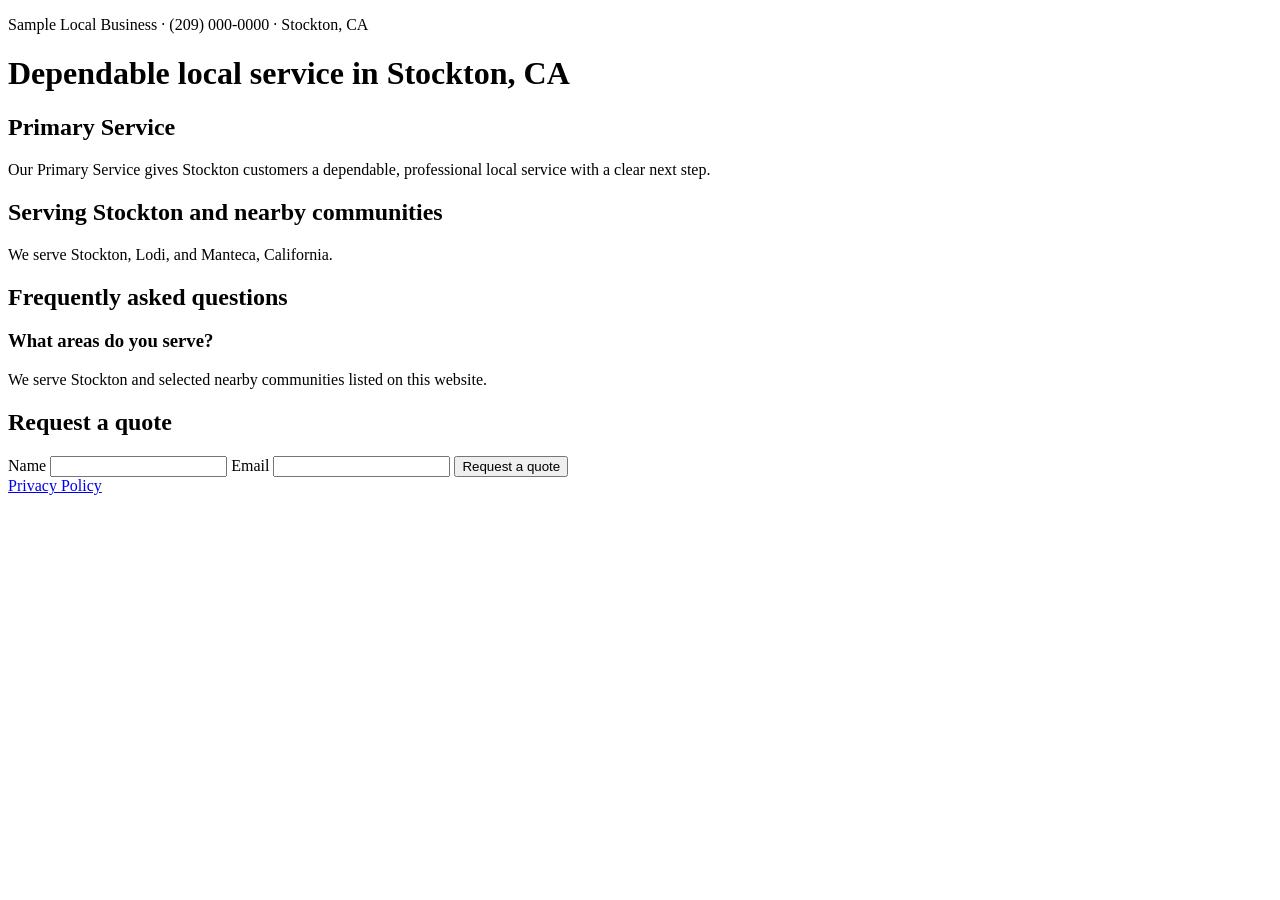
<file: seo-system/examples/sample-site/index.html>
<!doctype html>
<html lang="en">
<head>
  <meta charset="utf-8" />
  <meta name="viewport" content="width=device-width, initial-scale=1" />
  <title>Sample Local Business | Local Service in Stockton, CA</title>
  <meta name="description" content="Sample Local Business provides dependable local services in Stockton, California. View services and request a personalized quote today." />
  <meta name="robots" content="index,follow,max-image-preview:large,max-snippet:-1,max-video-preview:-1" />
  <link rel="canonical" href="https://sample.onetapcreative.test/" />
  <link rel="manifest" href="manifest.webmanifest" />
  <meta property="og:type" content="website" />
  <meta property="og:site_name" content="Sample Local Business" />
  <meta property="og:title" content="Sample Local Business | Local Service in Stockton, CA" />
  <meta property="og:description" content="Sample Local Business provides dependable local services in Stockton, California. View services and request a personalized quote today." />
  <meta property="og:url" content="https://sample.onetapcreative.test/" />
  <meta property="og:image" content="https://sample.onetapcreative.test/images/og-image.jpg" />
  <meta property="og:image:alt" content="Sample Local Business serving customers in Stockton, California" />
  <meta name="twitter:card" content="summary_large_image" />
  <script type="application/ld+json">
  {
    "@context": "https://schema.org",
    "@graph": [
      {
        "@type": "ProfessionalService",
        "@id": "https://sample.onetapcreative.test/#business",
        "name": "Sample Local Business",
        "url": "https://sample.onetapcreative.test/",
        "telephone": "+12090000000",
        "email": "hello@sample.onetapcreative.test",
        "description": "Sample Local Business provides dependable local services for customers in Stockton and nearby communities.",
        "areaServed": [{"@type": "City", "name": "Stockton, CA"}]
      },
      {
        "@type": "WebSite",
        "@id": "https://sample.onetapcreative.test/#website",
        "url": "https://sample.onetapcreative.test/",
        "name": "Sample Local Business",
        "publisher": {"@id": "https://sample.onetapcreative.test/#business"}
      },
      {
        "@type": "Service",
        "@id": "https://sample.onetapcreative.test/#primary-service",
        "name": "Request a quote",
        "serviceType": "local service in Stockton CA",
        "provider": {"@id": "https://sample.onetapcreative.test/#business"}
      },
      {
        "@type": "FAQPage",
        "mainEntity": [
          {
            "@type": "Question",
            "name": "What areas do you serve?",
            "acceptedAnswer": {"@type": "Answer", "text": "We serve Stockton and selected nearby communities listed on this website."}
          }
        ]
      }
    ]
  }
  </script>
</head>
<body>
  <header><p>Sample Local Business · (209) 000-0000 · Stockton, CA</p></header>
  <main>
    <h1>Dependable local service in Stockton, CA</h1>
    <section id="services">
      <h2>Primary Service</h2>
      <p>Our Primary Service gives Stockton customers a dependable, professional local service with a clear next step.</p>
    </section>
    <section id="area">
      <h2>Serving Stockton and nearby communities</h2>
      <p>We serve Stockton, Lodi, and Manteca, California.</p>
    </section>
    <section id="faq">
      <h2>Frequently asked questions</h2>
      <h3>What areas do you serve?</h3>
      <p>We serve Stockton and selected nearby communities listed on this website.</p>
    </section>
    <section id="contact">
      <h2>Request a quote</h2>
      <form action="thank-you.html" method="post">
        <label>Name <input name="name" required /></label>
        <label>Email <input name="email" type="email" required /></label>
        <button type="submit">Request a quote</button>
      </form>
    </section>
  </main>
  <footer><a href="privacy.html">Privacy Policy</a></footer>
</body>
</html>
</file>
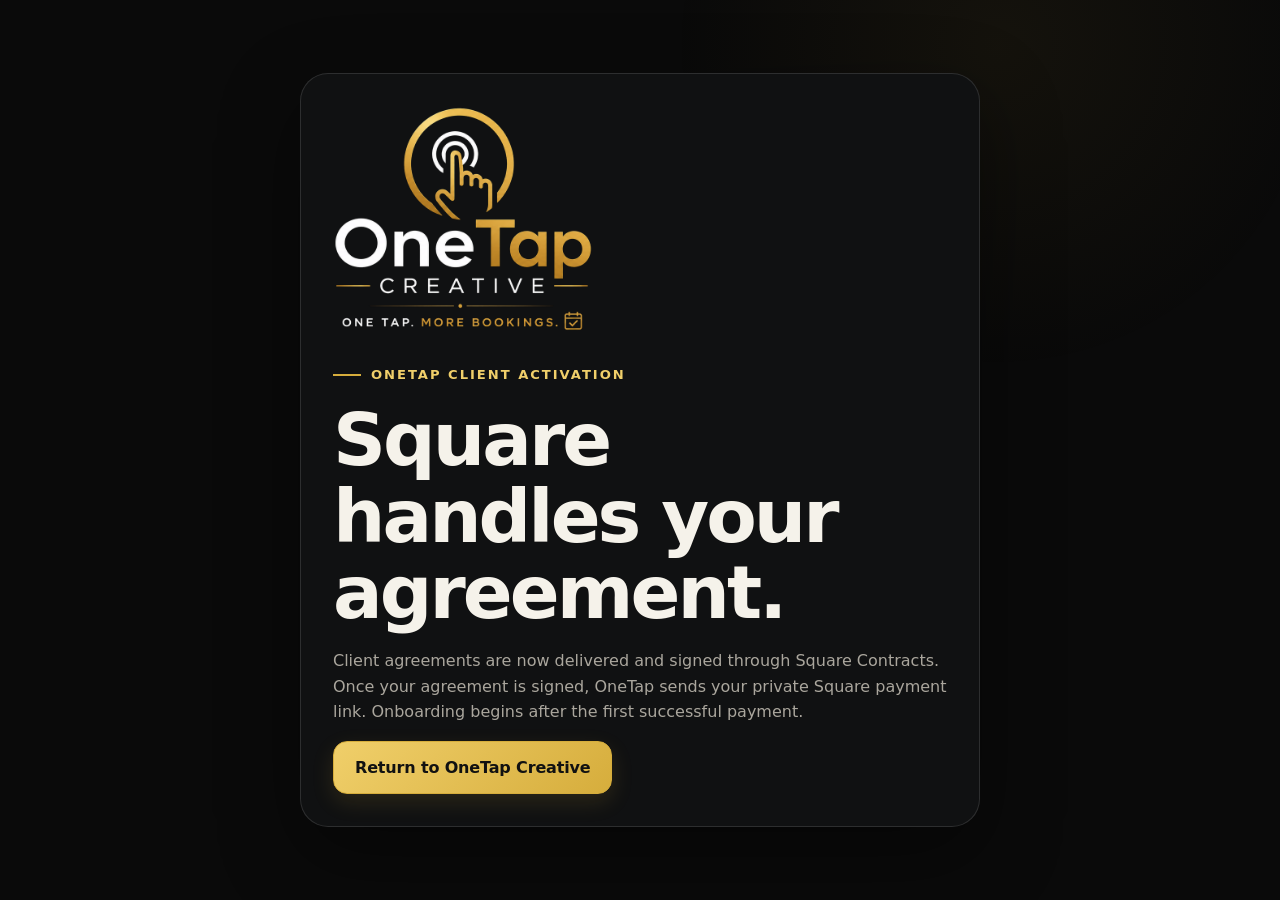
<file: agreement-received.html>
<!DOCTYPE html>
<html lang="en">
<head>
<meta charset="utf-8"/>
<meta name="viewport" content="width=device-width,initial-scale=1"/>
<meta name="robots" content="noindex,nofollow,noarchive"/>
<meta name="theme-color" content="#080808"/>
<title>Agreement Process | OneTap Creative</title>
<link rel="icon" href="assets/images/onetap-icon-natural.png" type="image/png"/>
<link rel="stylesheet" href="styles.css?v=client-agreement-1"/>
</head>
<body class="agreement-body agreement-received-body">
<main class="agreement-received">
  <div class="agreement-received-card">
    <img src="assets/images/onetap-logo-full-natural.png" alt="OneTap Creative"/>
    <p class="eyebrow"><span></span> OneTap client activation</p>
    <h1>Square handles your agreement.</h1>
    <p>Client agreements are now delivered and signed through Square Contracts. Once your agreement is signed, OneTap sends your private Square payment link. Onboarding begins after the first successful payment.</p>
    <a class="btn" href="index.html">Return to OneTap Creative</a>
  </div>
</main>
</body>
</html>
</file>
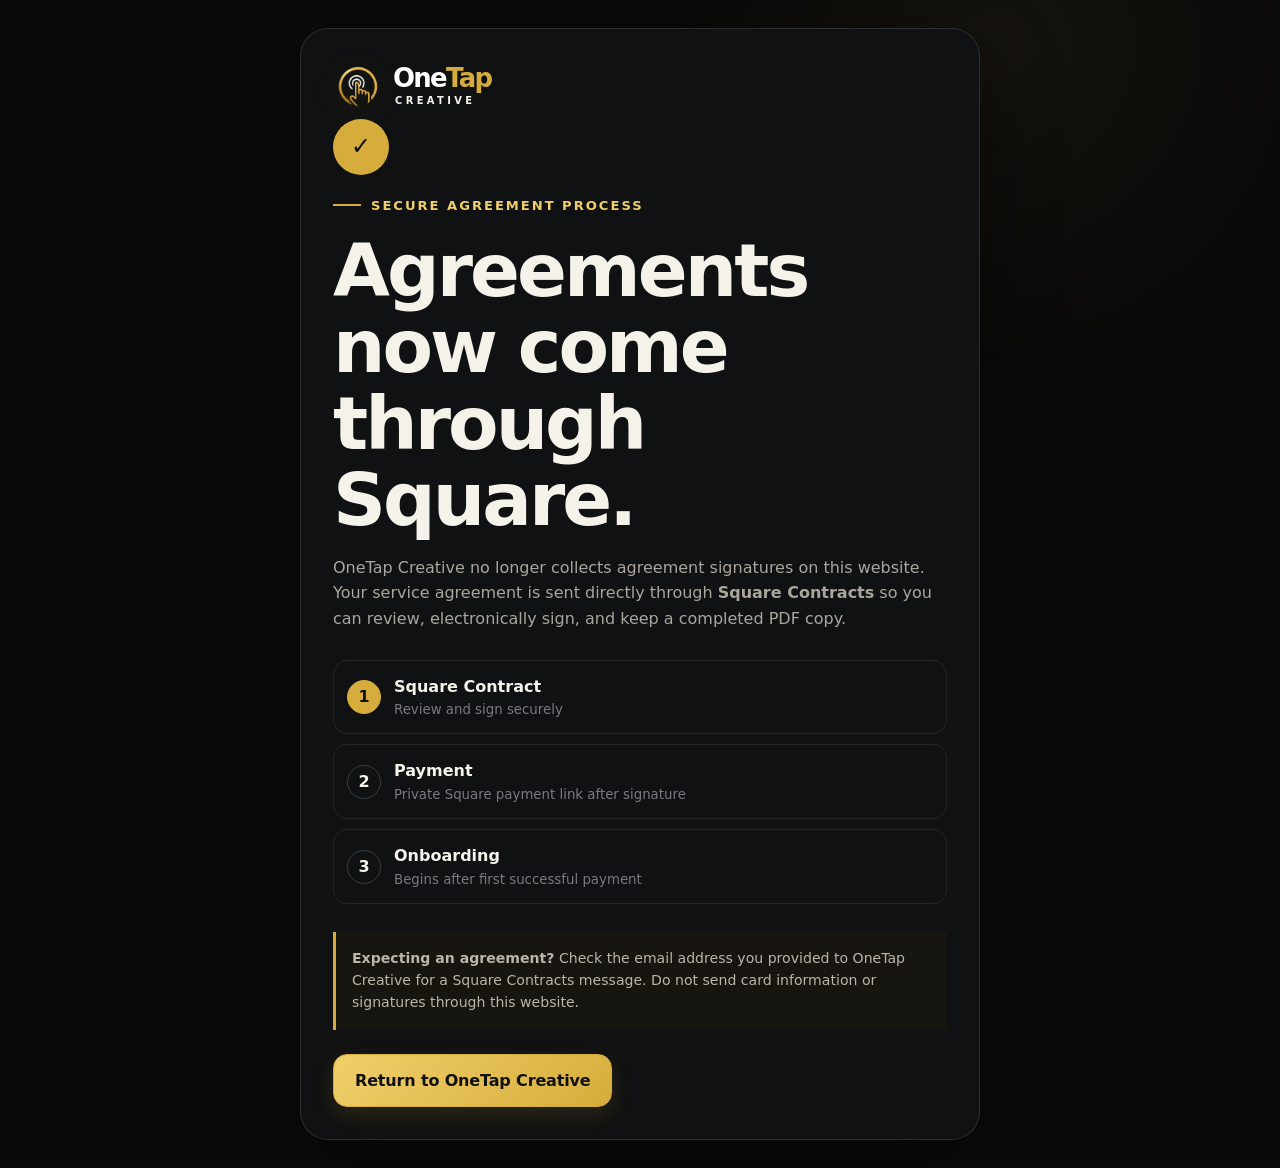
<file: agreement.html>
<!DOCTYPE html>
<html lang="en">
<head>
<meta charset="utf-8"/>
<meta name="viewport" content="width=device-width,initial-scale=1"/>
<meta name="robots" content="noindex,nofollow,noarchive"/>
<meta name="description" content="OneTap Creative agreements are delivered securely through Square."/>
<meta name="theme-color" content="#080808"/>
<title>Client Agreement | OneTap Creative</title>
<link rel="icon" href="assets/images/onetap-icon-natural.png" type="image/png"/>
<link rel="stylesheet" href="styles.css?v=client-agreement-1"/>
</head>
<body class="agreement-body agreement-received-body">
<main class="agreement-received">
  <div class="agreement-received-card">
    <span class="brand brand-consistent" role="img" aria-label="OneTap Creative"><img class="brand-mark" src="assets/images/onetap-icon-natural.png" alt=""/><span class="brand-lockup"><strong><span>One</span><em>Tap</em></strong><small>CREATIVE</small></span></span>
    <span class="agreement-check">✓</span>
    <p class="eyebrow"><span></span> Secure agreement process</p>
    <h1>Agreements now come through Square.</h1>
    <p>OneTap Creative no longer collects agreement signatures on this website. Your service agreement is sent directly through <strong>Square Contracts</strong> so you can review, electronically sign, and keep a completed PDF copy.</p>
    <ol>
      <li class="done"><b>1</b><span><strong>Square Contract</strong><small>Review and sign securely</small></span></li>
      <li><b>2</b><span><strong>Payment</strong><small>Private Square payment link after signature</small></span></li>
      <li><b>3</b><span><strong>Onboarding</strong><small>Begins after first successful payment</small></span></li>
    </ol>
    <div class="agreement-received-note"><strong>Expecting an agreement?</strong> Check the email address you provided to OneTap Creative for a Square Contracts message. Do not send card information or signatures through this website.</div>
    <a class="btn" href="index.html">Return to OneTap Creative</a>
  </div>
</main>
</body>
</html>
</file>
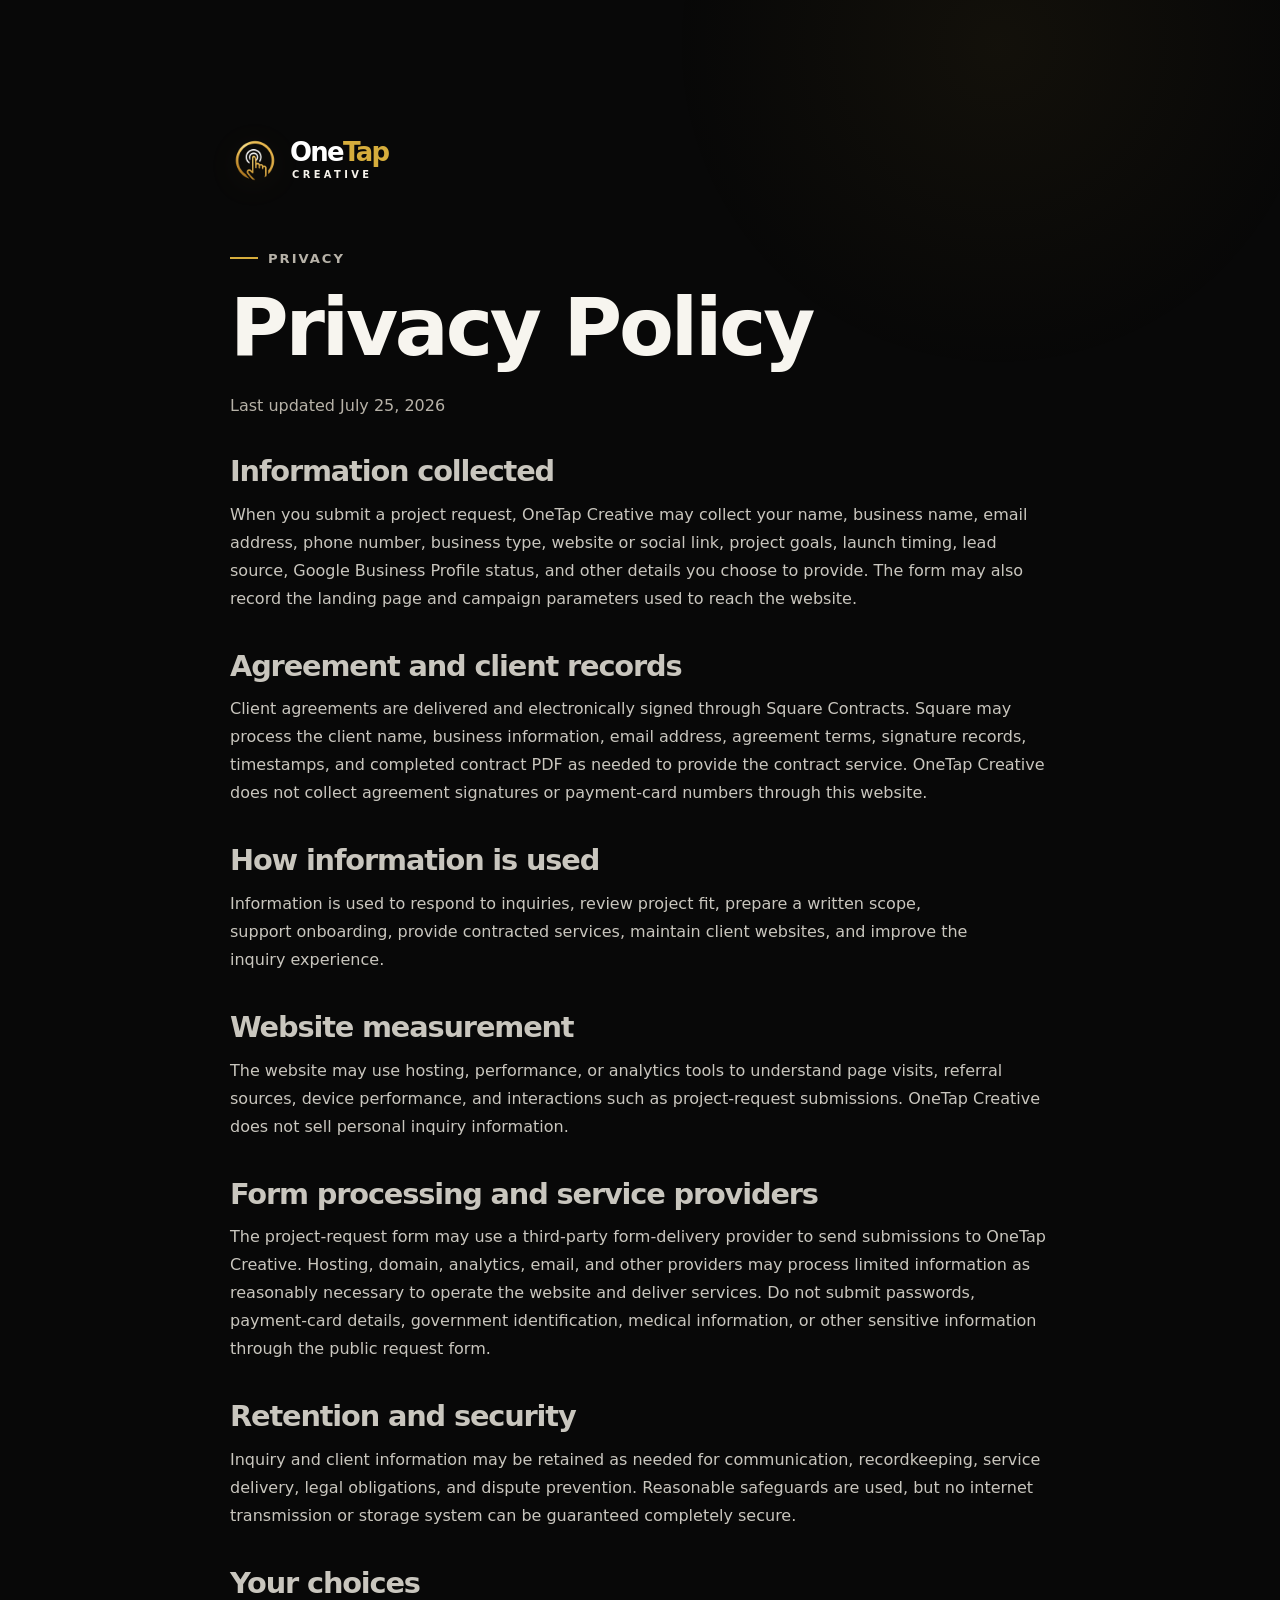
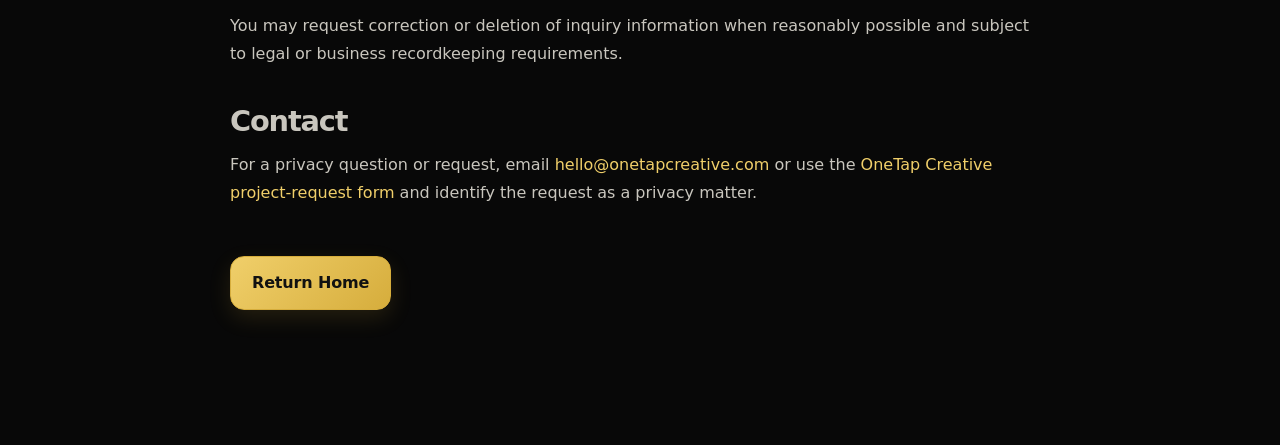
<file: privacy.html>
<!DOCTYPE html>
<html lang="en"><head><meta charset="utf-8"/><meta content="width=device-width,initial-scale=1" name="viewport"/><meta name="description" content="Review how OneTap Creative collects and uses information submitted through its website."/><title>Privacy Policy | OneTap Creative</title><link href="assets/images/onetap-icon-natural.png" rel="icon"/><link href="styles.css?v=final-qa-1" rel="stylesheet"/></head><body class="legal-page"><main class="section-pad"><article class="container" style="max-width:820px"><a class="brand" href="index.html"><img alt="" class="brand-mark" src="assets/images/onetap-icon-natural.png"/><span class="brand-lockup"><strong><span>One</span><em>Tap</em></strong><small>CREATIVE</small></span></a><p class="eyebrow" style="margin-top:55px"><span></span>Privacy</p><h1 style="font-size:clamp(2.7rem,8vw,5rem)">Privacy Policy</h1><p style="color:#aaa">Last updated July 25, 2026</p><section style="color:#c9c6be"><h2 style="font-size:1.8rem">Information collected</h2><p>When you submit a project request, OneTap Creative may collect your name, business name, email address, phone number, business type, website or social link, project goals, launch timing, lead source, Google Business Profile status, and other details you choose to provide. The form may also record the landing page and campaign parameters used to reach the website.</p><h2 style="font-size:1.8rem">Agreement and client records</h2><p>Client agreements are delivered and electronically signed through Square Contracts. Square may process the client name, business information, email address, agreement terms, signature records, timestamps, and completed contract PDF as needed to provide the contract service. OneTap Creative does not collect agreement signatures or payment-card numbers through this website.</p><h2 style="font-size:1.8rem">How information is used</h2><p>Information is used to respond to inquiries, review project fit, prepare a written scope, support onboarding, provide contracted services, maintain client websites, and improve the inquiry experience.</p><h2 style="font-size:1.8rem">Website measurement</h2><p>The website may use hosting, performance, or analytics tools to understand page visits, referral sources, device performance, and interactions such as project-request submissions. OneTap Creative does not sell personal inquiry information.</p><h2 style="font-size:1.8rem">Form processing and service providers</h2><p>The project-request form may use a third-party form-delivery provider to send submissions to OneTap Creative. Hosting, domain, analytics, email, and other providers may process limited information as reasonably necessary to operate the website and deliver services. Do not submit passwords, payment-card details, government identification, medical information, or other sensitive information through the public request form.</p><h2 style="font-size:1.8rem">Retention and security</h2><p>Inquiry and client information may be retained as needed for communication, recordkeeping, service delivery, legal obligations, and dispute prevention. Reasonable safeguards are used, but no internet transmission or storage system can be guaranteed completely secure.</p><h2 style="font-size:1.8rem">Your choices</h2><p>You may request correction or deletion of inquiry information when reasonably possible and subject to legal or business recordkeeping requirements.</p><h2 style="font-size:1.8rem">Contact</h2><p>For a privacy question or request, email <a href="mailto:hello@onetapcreative.com" style="color:#f0cf6a">hello@onetapcreative.com</a> or use the <a href="index.html#start" style="color:#f0cf6a">OneTap Creative project-request form</a> and identify the request as a privacy matter.</p></section><a class="btn" href="index.html" style="margin-top:30px">Return Home</a></article></main></body></html>
</file>
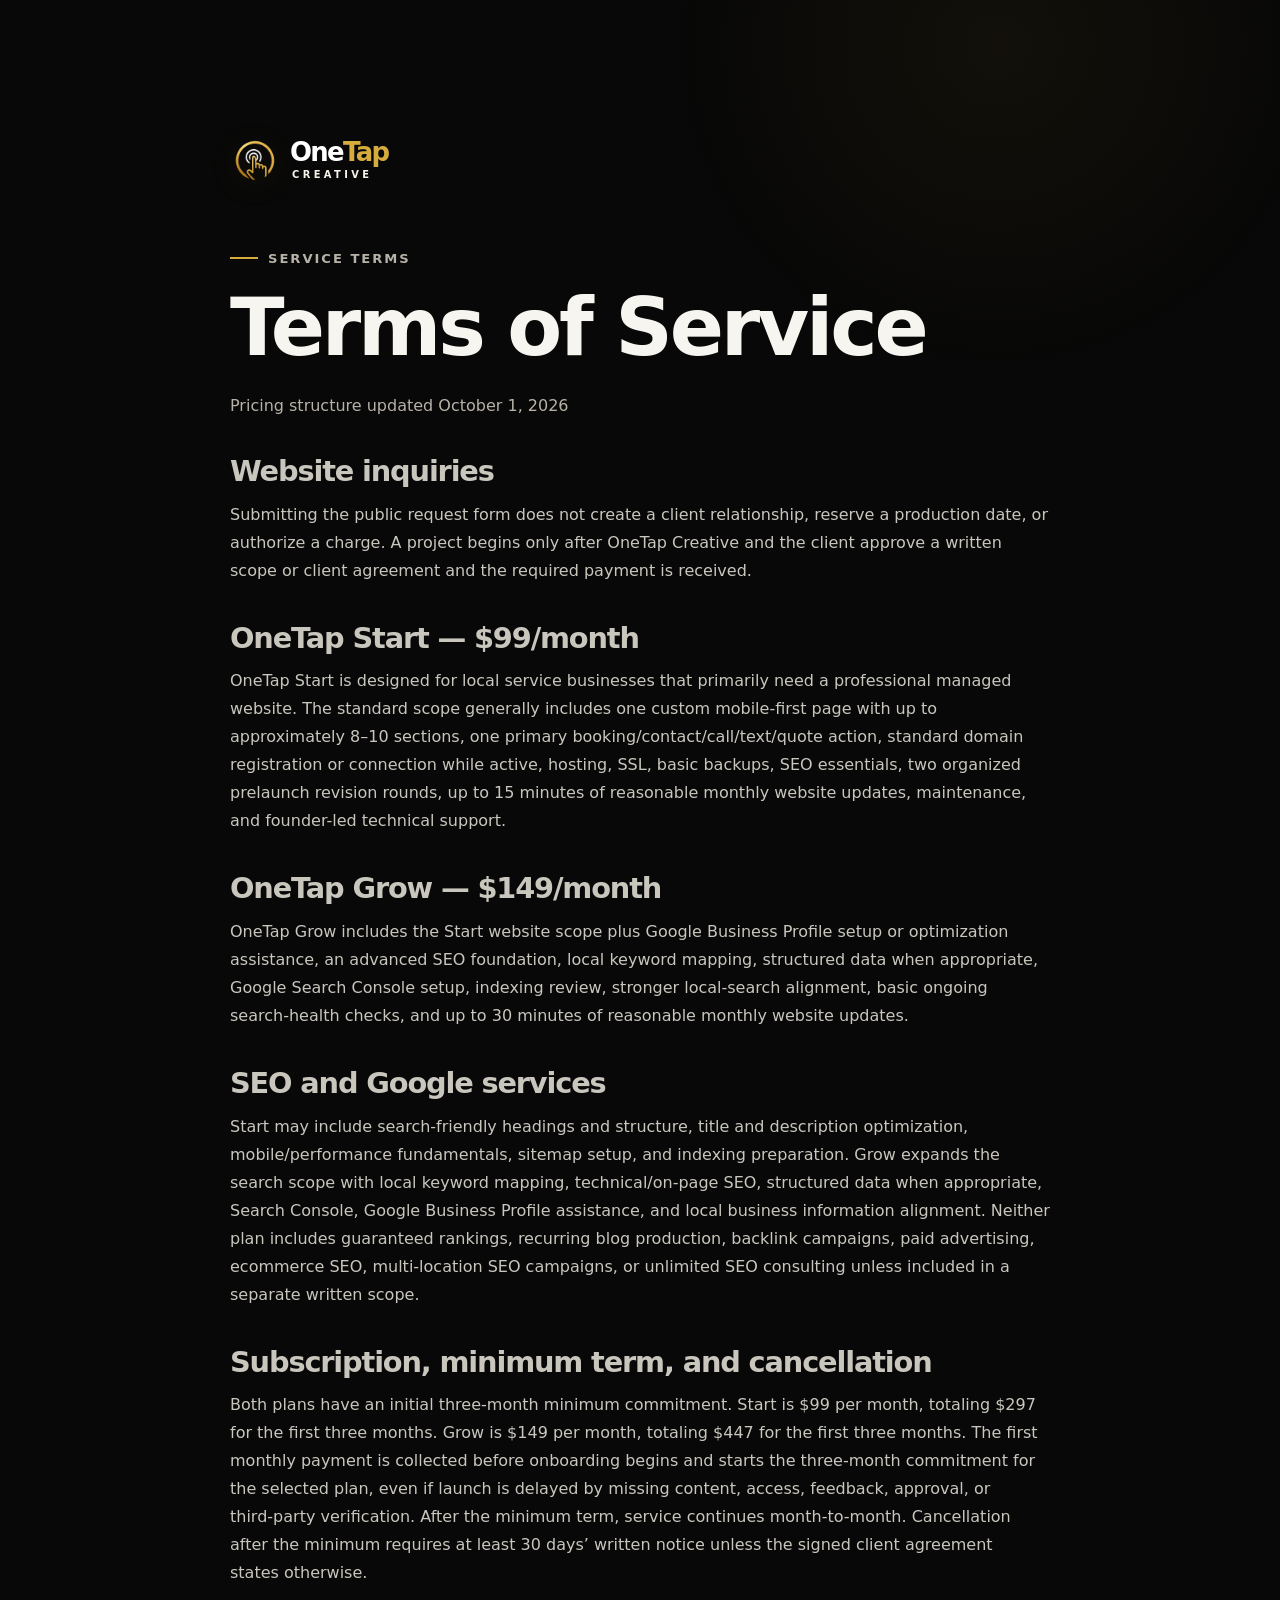
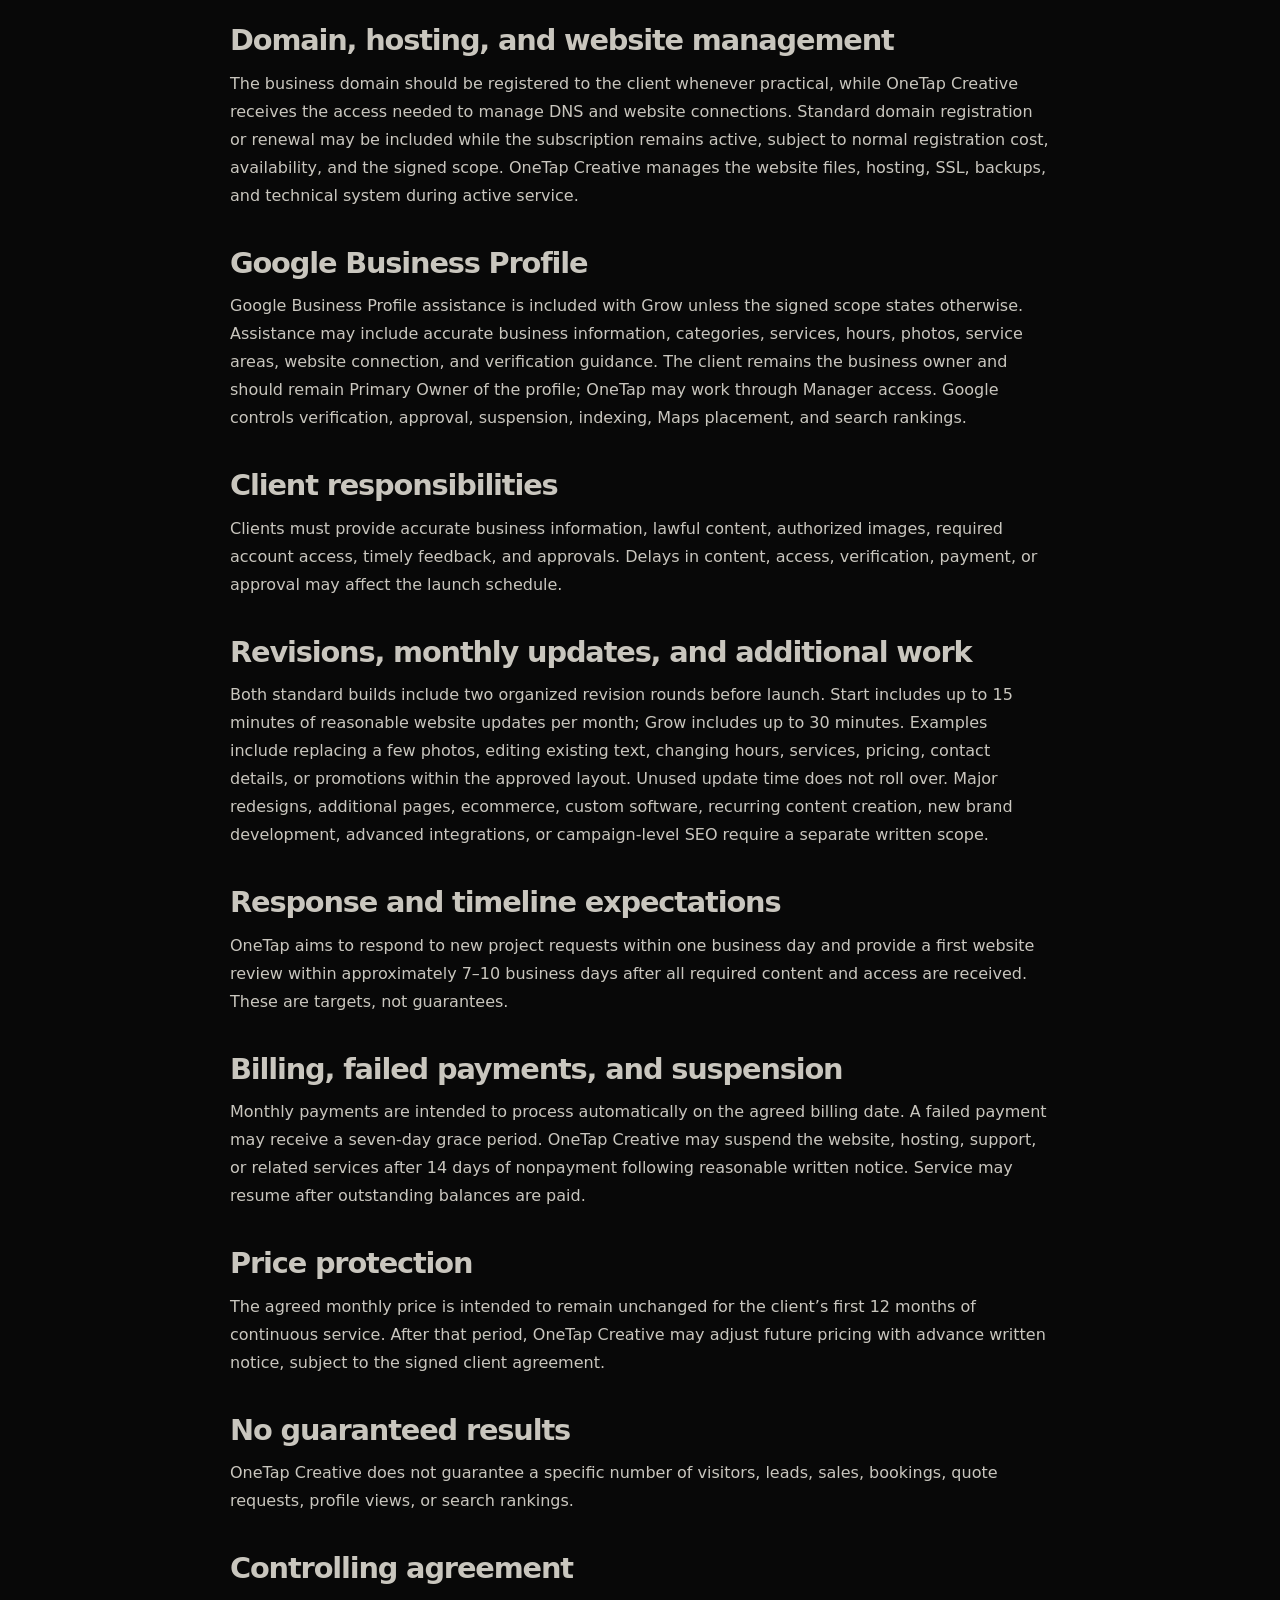
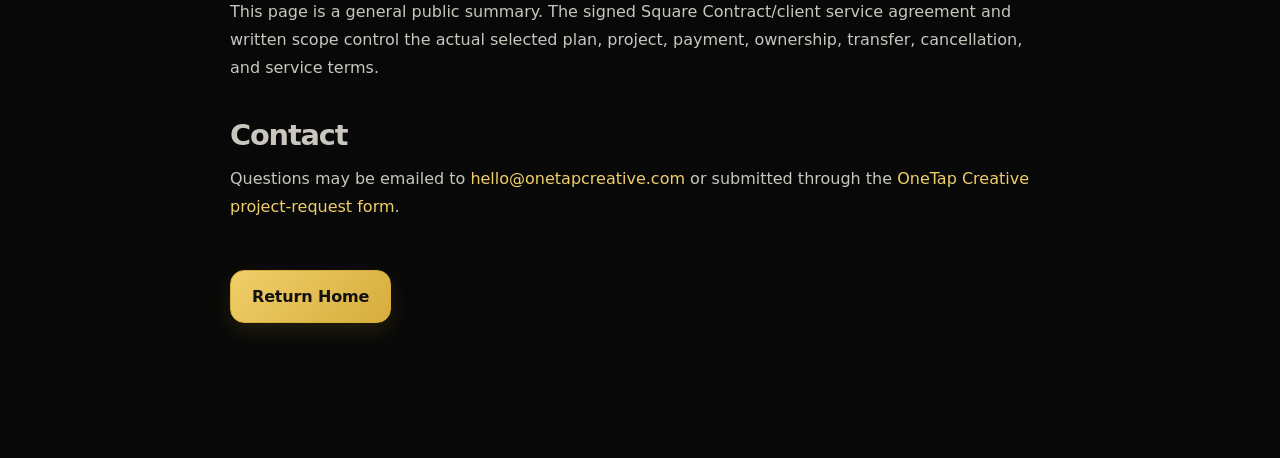
<file: terms.html>
<!DOCTYPE html>
<html lang="en"><head><meta charset="utf-8"/><meta name="viewport" content="width=device-width,initial-scale=1"/><meta name="robots" content="index,follow"/><meta name="description" content="Review OneTap Creative service terms for OneTap Start and OneTap Grow, including pricing, minimum term, website scope, SEO, Google Business Profile assistance, updates, and support."/><title>Terms of Service | OneTap Creative</title><link rel="icon" href="assets/images/onetap-icon-natural.png"/><link rel="stylesheet" href="styles.css?v=final-qa-1"/></head><body class="legal-page"><main class="section-pad"><article class="container" style="max-width:820px"><a class="brand" href="index.html"><img alt="" class="brand-mark" src="assets/images/onetap-icon-natural.png"/><span class="brand-lockup"><strong><span>One</span><em>Tap</em></strong><small>CREATIVE</small></span></a><p class="eyebrow" style="margin-top:55px"><span></span>Service terms</p><h1 style="font-size:clamp(2.7rem,8vw,5rem)">Terms of Service</h1><p style="color:#aaa">Pricing structure updated October 1, 2026</p><section style="color:#c9c6be"><h2 style="font-size:1.8rem">Website inquiries</h2><p>Submitting the public request form does not create a client relationship, reserve a production date, or authorize a charge. A project begins only after OneTap Creative and the client approve a written scope or client agreement and the required payment is received.</p><h2 style="font-size:1.8rem">OneTap Start — $99/month</h2><p>OneTap Start is designed for local service businesses that primarily need a professional managed website. The standard scope generally includes one custom mobile-first page with up to approximately 8–10 sections, one primary booking/contact/call/text/quote action, standard domain registration or connection while active, hosting, SSL, basic backups, SEO essentials, two organized prelaunch revision rounds, up to 15 minutes of reasonable monthly website updates, maintenance, and founder-led technical support.</p><h2 style="font-size:1.8rem">OneTap Grow — $149/month</h2><p>OneTap Grow includes the Start website scope plus Google Business Profile setup or optimization assistance, an advanced SEO foundation, local keyword mapping, structured data when appropriate, Google Search Console setup, indexing review, stronger local-search alignment, basic ongoing search-health checks, and up to 30 minutes of reasonable monthly website updates.</p><h2 style="font-size:1.8rem">SEO and Google services</h2><p>Start may include search-friendly headings and structure, title and description optimization, mobile/performance fundamentals, sitemap setup, and indexing preparation. Grow expands the search scope with local keyword mapping, technical/on-page SEO, structured data when appropriate, Search Console, Google Business Profile assistance, and local business information alignment. Neither plan includes guaranteed rankings, recurring blog production, backlink campaigns, paid advertising, ecommerce SEO, multi-location SEO campaigns, or unlimited SEO consulting unless included in a separate written scope.</p><h2 style="font-size:1.8rem">Subscription, minimum term, and cancellation</h2><p>Both plans have an initial three-month minimum commitment. Start is $99 per month, totaling $297 for the first three months. Grow is $149 per month, totaling $447 for the first three months. The first monthly payment is collected before onboarding begins and starts the three-month commitment for the selected plan, even if launch is delayed by missing content, access, feedback, approval, or third-party verification. After the minimum term, service continues month-to-month. Cancellation after the minimum requires at least 30 days’ written notice unless the signed client agreement states otherwise.</p><h2 style="font-size:1.8rem">Domain, hosting, and website management</h2><p>The business domain should be registered to the client whenever practical, while OneTap Creative receives the access needed to manage DNS and website connections. Standard domain registration or renewal may be included while the subscription remains active, subject to normal registration cost, availability, and the signed scope. OneTap Creative manages the website files, hosting, SSL, backups, and technical system during active service.</p><h2 style="font-size:1.8rem">Google Business Profile</h2><p>Google Business Profile assistance is included with Grow unless the signed scope states otherwise. Assistance may include accurate business information, categories, services, hours, photos, service areas, website connection, and verification guidance. The client remains the business owner and should remain Primary Owner of the profile; OneTap may work through Manager access. Google controls verification, approval, suspension, indexing, Maps placement, and search rankings.</p><h2 style="font-size:1.8rem">Client responsibilities</h2><p>Clients must provide accurate business information, lawful content, authorized images, required account access, timely feedback, and approvals. Delays in content, access, verification, payment, or approval may affect the launch schedule.</p><h2 style="font-size:1.8rem">Revisions, monthly updates, and additional work</h2><p>Both standard builds include two organized revision rounds before launch. Start includes up to 15 minutes of reasonable website updates per month; Grow includes up to 30 minutes. Examples include replacing a few photos, editing existing text, changing hours, services, pricing, contact details, or promotions within the approved layout. Unused update time does not roll over. Major redesigns, additional pages, ecommerce, custom software, recurring content creation, new brand development, advanced integrations, or campaign-level SEO require a separate written scope.</p><h2 style="font-size:1.8rem">Response and timeline expectations</h2><p>OneTap aims to respond to new project requests within one business day and provide a first website review within approximately 7–10 business days after all required content and access are received. These are targets, not guarantees.</p><h2 style="font-size:1.8rem">Billing, failed payments, and suspension</h2><p>Monthly payments are intended to process automatically on the agreed billing date. A failed payment may receive a seven-day grace period. OneTap Creative may suspend the website, hosting, support, or related services after 14 days of nonpayment following reasonable written notice. Service may resume after outstanding balances are paid.</p><h2 style="font-size:1.8rem">Price protection</h2><p>The agreed monthly price is intended to remain unchanged for the client’s first 12 months of continuous service. After that period, OneTap Creative may adjust future pricing with advance written notice, subject to the signed client agreement.</p><h2 style="font-size:1.8rem">No guaranteed results</h2><p>OneTap Creative does not guarantee a specific number of visitors, leads, sales, bookings, quote requests, profile views, or search rankings.</p><h2 style="font-size:1.8rem">Controlling agreement</h2><p>This page is a general public summary. The signed Square Contract/client service agreement and written scope control the actual selected plan, project, payment, ownership, transfer, cancellation, and service terms.</p><h2 style="font-size:1.8rem">Contact</h2><p>Questions may be emailed to <a href="mailto:hello@onetapcreative.com" style="color:#f0cf6a">hello@onetapcreative.com</a> or submitted through the <a href="index.html#start" style="color:#f0cf6a">OneTap Creative project-request form</a>.</p></section><a class="btn" href="index.html" style="margin-top:30px">Return Home</a></article></main></body></html>
</file>
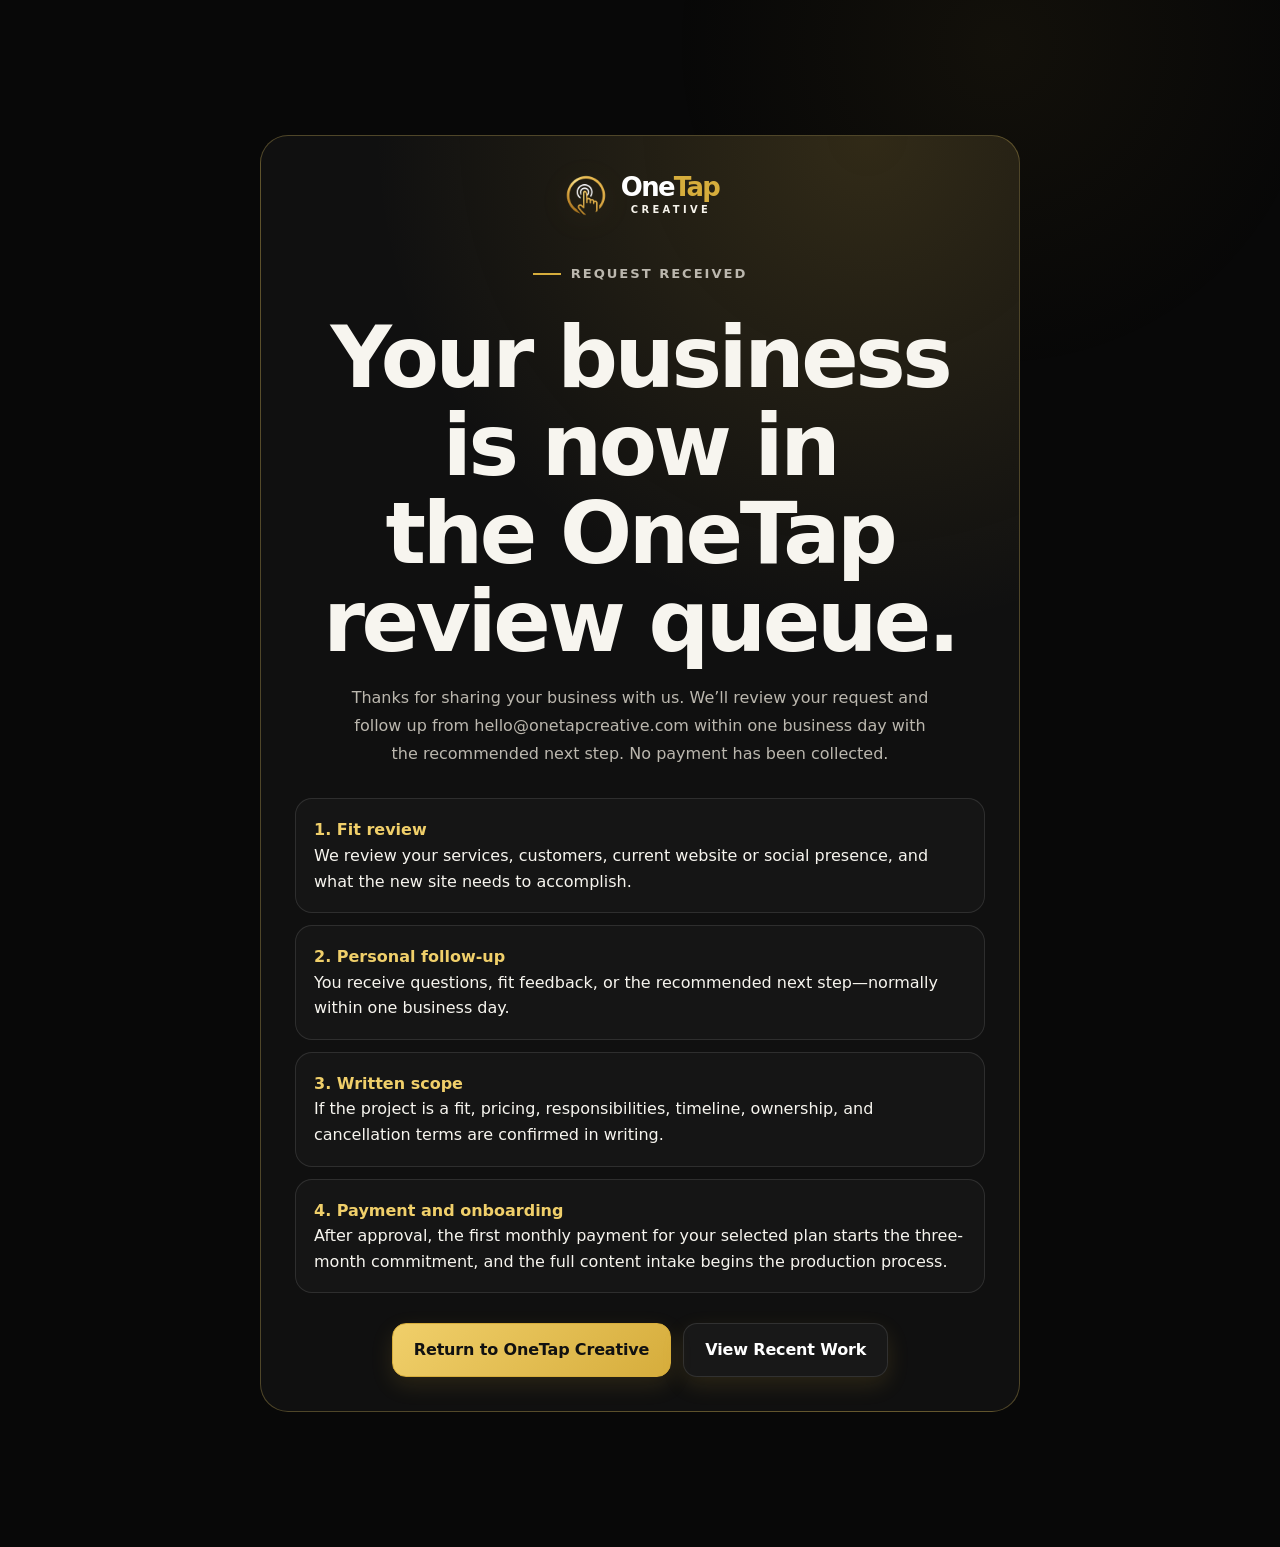
<file: thank-you.html>
<!DOCTYPE html>
<html lang="en"><head><meta charset="utf-8"/><meta name="viewport" content="width=device-width,initial-scale=1"/><meta name="robots" content="noindex,follow"/><meta name="description" content="OneTap Creative has received your online presence request."/><title>Request Received | OneTap Creative</title><link rel="icon" href="assets/images/onetap-icon-natural.png"/><link rel="stylesheet" href="styles.css?v=final-qa-1"/></head><body><main class="section-pad"><div class="container"><article class="thank-you-card"><a class="brand" href="index.html" aria-label="OneTap Creative home"><img alt="" class="brand-mark" src="assets/images/onetap-icon-natural.png"/><span class="brand-lockup"><strong><span>One</span><em>Tap</em></strong><small>CREATIVE</small></span></a><p class="eyebrow" style="justify-content:center;margin-top:35px"><span></span>Request received</p><h1>Your business is now in the OneTap review queue.</h1><p>Thanks for sharing your business with us. We’ll review your request and follow up from hello@onetapcreative.com within one business day with the recommended next step. No payment has been collected.</p><div class="next-steps"><div><b>1. Fit review</b><br/><span>We review your services, customers, current website or social presence, and what the new site needs to accomplish.</span></div><div><b>2. Personal follow-up</b><br/><span>You receive questions, fit feedback, or the recommended next step—normally within one business day.</span></div><div><b>3. Written scope</b><br/><span>If the project is a fit, pricing, responsibilities, timeline, ownership, and cancellation terms are confirmed in writing.</span></div><div><b>4. Payment and onboarding</b><br/><span>After approval, the first monthly payment for your selected plan starts the three-month commitment, and the full content intake begins the production process.</span></div></div><div style="display:flex;flex-wrap:wrap;gap:12px;justify-content:center"><a class="btn" href="index.html">Return to OneTap Creative</a><a class="btn btn-ghost" href="index.html#work">View Recent Work</a></div></article></div></main><script>window.dataLayer=window.dataLayer||[];window.dataLayer.push({event:'onetap_lead_complete'});</script></body></html>
</file>
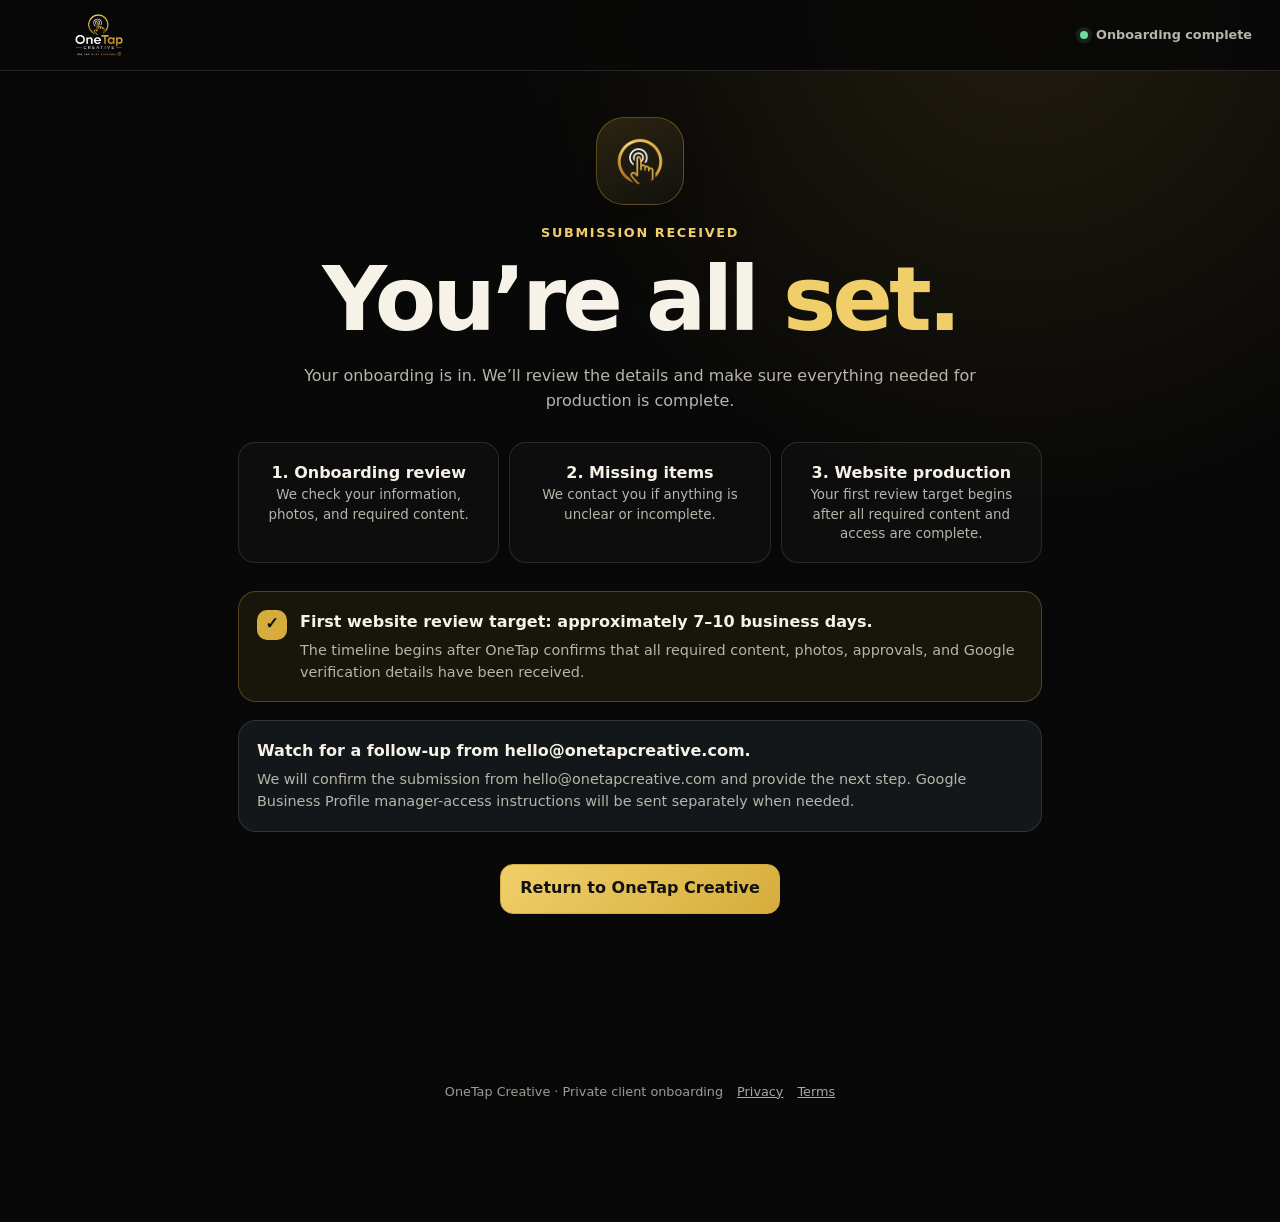
<file: onboarding/success.html>
<!DOCTYPE html>
<html lang="en">
<head>
  <meta charset="utf-8" />
  <meta name="viewport" content="width=device-width, initial-scale=1, viewport-fit=cover" />
  <meta name="robots" content="noindex,nofollow,noarchive" />
  <meta name="theme-color" content="#080808" />
  <title>Onboarding Received | OneTap Creative</title>
  <link rel="icon" href="../assets/images/onetap-icon-natural.png" type="image/png" />
  <link rel="stylesheet" href="/onboarding/onboarding.css?v=final-qa-1" />
</head>
<body>
  <header class="portal-header">
    <a class="portal-brand" href="../index.html" aria-label="OneTap Creative home"><img src="../assets/images/onetap-logo-full-natural.png" alt="OneTap Creative" /></a>
    <div class="save-status"><span class="save-dot"></span><span>Onboarding complete</span></div>
  </header>

  <main class="portal-main">
    <section class="portal-step is-active welcome-step" aria-labelledby="success-title">
      <div class="welcome-visual"><img src="../assets/images/onetap-icon-natural.png" alt="" /></div>
      <p class="eyebrow">Submission received</p>
      <h1 id="success-title">You’re all <em>set.</em></h1>
      <p class="step-intro">Your onboarding is in. We’ll review the details and make sure everything needed for production is complete.</p>

      <div class="welcome-facts">
        <article><strong>1. Onboarding review</strong><span>We check your information, photos, and required content.</span></article>
        <article><strong>2. Missing items</strong><span>We contact you if anything is unclear or incomplete.</span></article>
        <article><strong>3. Website production</strong><span>Your first review target begins after all required content and access are complete.</span></article>
      </div>

      <div class="notice-card">
        <span class="notice-icon">✓</span>
        <div><strong>First website review target: approximately 7–10 business days.</strong><p>The timeline begins after OneTap confirms that all required content, photos, approvals, and Google verification details have been received.</p></div>
      </div>

      <div class="security-card">
        <strong>Watch for a follow-up from hello@onetapcreative.com.</strong>
        <p>We will confirm the submission from hello@onetapcreative.com and provide the next step. Google Business Profile manager-access instructions will be sent separately when needed.</p>
      </div>

      <a class="primary-button" href="../index.html" style="display:inline-flex;align-items:center;justify-content:center;text-decoration:none;margin-top:14px">Return to OneTap Creative</a>
    </section>
  </main>

  <footer class="portal-footer"><p>OneTap Creative · Private client onboarding</p><a href="../privacy.html">Privacy</a><a href="../terms.html">Terms</a></footer>
  <script>
    const CONFIRMATION_STORAGE_KEY = 'onetap-onboarding-confirmation-v1';

    try { localStorage.removeItem('onetap-client-onboarding-v1'); } catch (error) {}

    const sendBrandedConfirmation = async () => {
      let payload = null;
      try {
        payload = JSON.parse(sessionStorage.getItem(CONFIRMATION_STORAGE_KEY) || 'null');
      } catch (error) {
        payload = null;
      }

      if (!payload?.email || !payload?.submissionId || payload?.sendBranded !== true) return;

      try {
        const response = await fetch('/api/onboarding-confirmation', {
          method: 'POST',
          headers: {
            'Content-Type': 'application/json',
            Accept: 'application/json'
          },
          body: JSON.stringify(payload)
        });

        if (response.ok) {
          try { sessionStorage.removeItem(CONFIRMATION_STORAGE_KEY); } catch (error) {}
        }
      } catch (error) {}
    };

    sendBrandedConfirmation();

    window.dataLayer = window.dataLayer || [];
    window.dataLayer.push({ event: 'onetap_onboarding_complete' });
  </script>
</body>
</html>
</file>
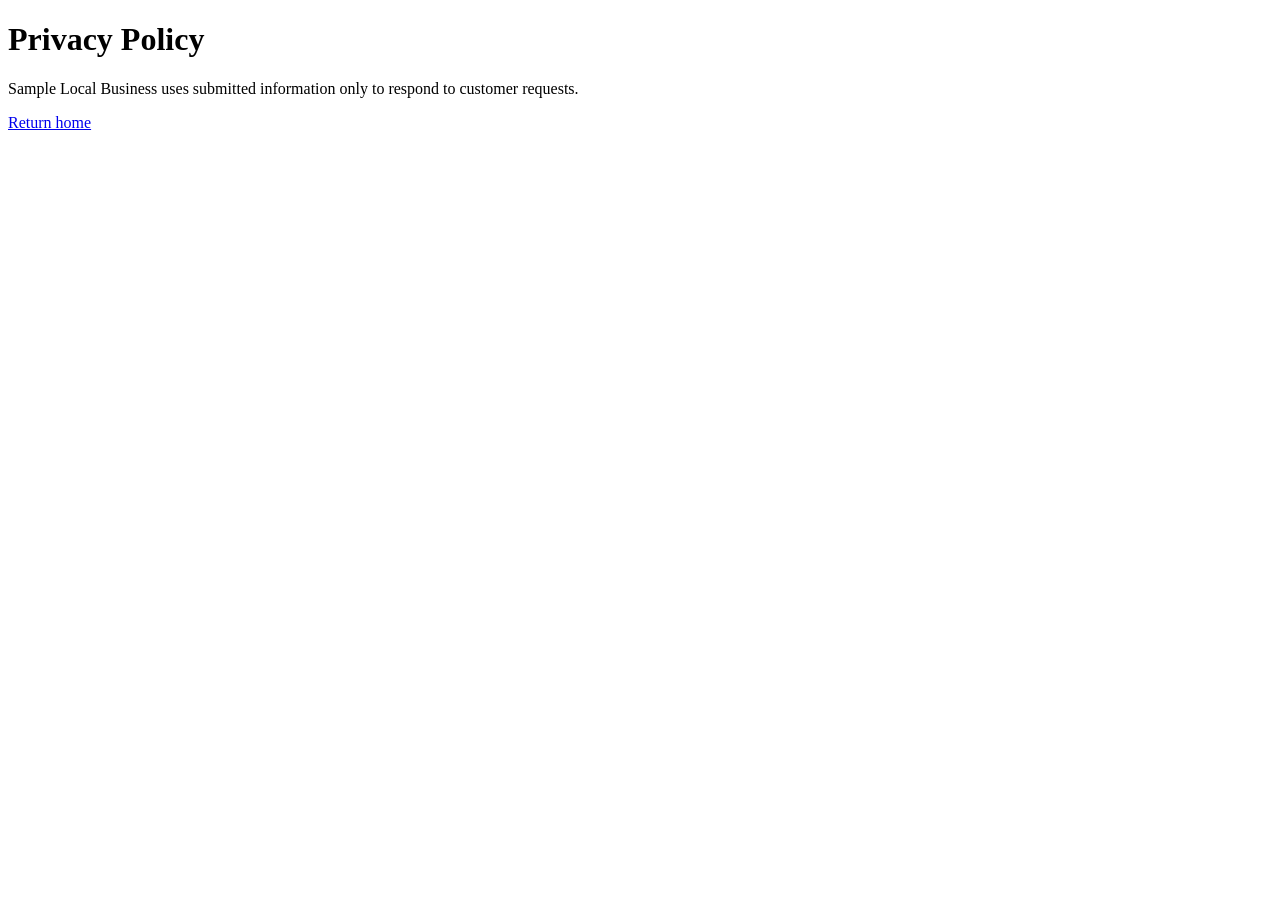
<file: seo-system/examples/sample-site/privacy.html>
<!doctype html><html lang="en"><head><meta charset="utf-8"><meta name="viewport" content="width=device-width,initial-scale=1"><title>Privacy Policy | Sample Local Business</title></head><body><main><h1>Privacy Policy</h1><p>Sample Local Business uses submitted information only to respond to customer requests.</p><a href="index.html">Return home</a></main></body></html>
</file>
<file: styles.css>
:root{
  --bg:#080808;--bg-soft:#101010;--panel:#141414;--panel-2:#191919;--text:#f7f5ef;--muted:#aaa79e;--gold:#d6ad3c;--gold-light:#f0cf6a;--gold-dark:#92701e;--line:rgba(255,255,255,.11);--shadow:0 22px 80px rgba(0,0,0,.45);--radius:24px;--container:1180px
}
*{box-sizing:border-box}html{scroll-behavior:smooth;scroll-padding-top:85px}body{margin:0;background:var(--bg);color:var(--text);font-family:Inter,ui-sans-serif,system-ui,-apple-system,BlinkMacSystemFont,"Segoe UI",sans-serif;line-height:1.6;overflow-x:hidden}body::before{content:"";position:fixed;inset:0;pointer-events:none;z-index:-1;background:radial-gradient(circle at 80% 5%,rgba(214,173,60,.1),transparent 28%),radial-gradient(circle at 6% 35%,rgba(255,255,255,.035),transparent 24%)}a{color:inherit;text-decoration:none}img,video{display:block;max-width:100%}button,input,select,textarea{font:inherit}.container{width:min(calc(100% - 36px),var(--container));margin-inline:auto}.section-pad{padding:84px 0}.skip-link{position:fixed;left:12px;top:-80px;z-index:999;background:var(--gold);color:#111;padding:12px 18px;border-radius:10px;font-weight:800}.skip-link:focus{top:12px}.site-header{position:sticky;top:0;z-index:100;background:rgba(8,8,8,.82);backdrop-filter:blur(18px);border-bottom:1px solid transparent;transition:.25s}.site-header.scrolled{border-color:var(--line);box-shadow:0 8px 40px rgba(0,0,0,.35)}.nav-shell{height:74px;display:flex;align-items:center;justify-content:space-between}.brand{width:205px;display:block;flex:0 0 auto}.brand img{width:100%;height:auto;filter:drop-shadow(0 3px 14px rgba(214,173,60,.08))}.main-nav{position:fixed;inset:74px 0 auto 0;display:grid;gap:4px;padding:18px;background:#0d0d0d;border-bottom:1px solid var(--line);transform:translateY(-12px);opacity:0;visibility:hidden;pointer-events:none;transition:opacity .18s ease,transform .18s ease}.main-nav.open{transform:translateY(0);opacity:1;visibility:visible;pointer-events:auto}.main-nav a{padding:12px 10px;color:#d8d5cd;font-weight:700}.nav-toggle{width:44px;height:44px;border:1px solid var(--line);border-radius:14px;background:#111;display:grid;place-content:center;gap:5px}.nav-toggle span{display:block;width:20px;height:2px;background:#fff;transition:.2s}.nav-toggle[aria-expanded="true"] span:nth-child(1){transform:translateY(7px) rotate(45deg)}.nav-toggle[aria-expanded="true"] span:nth-child(2){opacity:0}.nav-toggle[aria-expanded="true"] span:nth-child(3){transform:translateY(-7px) rotate(-45deg)}.btn{display:inline-flex;align-items:center;justify-content:center;gap:9px;min-height:52px;padding:13px 21px;border:1px solid var(--gold);border-radius:14px;background:linear-gradient(135deg,var(--gold-light),var(--gold));color:#111;font-weight:900;letter-spacing:-.01em;box-shadow:0 10px 30px rgba(214,173,60,.2);transition:transform .2s,box-shadow .2s,background .2s}.btn:hover{transform:translateY(-2px);box-shadow:0 15px 36px rgba(214,173,60,.28)}.btn:focus-visible,a:focus-visible,button:focus-visible,input:focus-visible,select:focus-visible,textarea:focus-visible{outline:3px solid rgba(240,207,106,.45);outline-offset:3px}.btn-ghost{background:rgba(255,255,255,.035);border-color:var(--line);color:#fff;box-shadow:none}.btn-small{min-height:42px;padding:8px 15px}.eyebrow{display:flex;align-items:center;gap:10px;margin:0 0 17px;color:var(--gold-light);font-size:.78rem;font-weight:900;text-transform:uppercase;letter-spacing:.15em}.eyebrow span{width:28px;height:2px;background:var(--gold)}h1,h2,h3,p{margin-top:0}h1,h2,h3{line-height:1.04;letter-spacing:-.04em}h1{font-size:clamp(2.85rem,12vw,5.9rem);margin-bottom:24px;max-width:850px}h2{font-size:clamp(2.4rem,8vw,4.8rem);margin-bottom:21px}h3{font-size:1.35rem}em{font-style:normal;color:var(--gold-light)}.hero{padding-top:52px;min-height:calc(100svh - 74px);display:flex;align-items:center}.hero-grid{display:grid;gap:48px;align-items:center}.hero-text{max-width:680px;color:#c8c5bd;font-size:1.08rem}.hero-actions{display:grid;gap:12px;margin:30px 0 22px}.hero-proof{display:flex;flex-wrap:wrap;gap:10px}.hero-proof span{padding:8px 11px;border:1px solid var(--line);border-radius:999px;color:#c8c5bd;font-size:.8rem;background:rgba(255,255,255,.025)}.hero-stage{position:relative;min-height:610px;display:grid;place-items:center;overflow:hidden;width:100%}.orbit{position:absolute;border:1px solid rgba(214,173,60,.18);border-radius:50%}.orbit-one{width:min(490px,125vw);height:min(490px,125vw)}.orbit-two{width:min(370px,95vw);height:min(370px,95vw)}.phone-frame{border:1px solid rgba(255,255,255,.16);background:#0e0e0f;border-radius:38px;padding:9px;box-shadow:var(--shadow);overflow:hidden}.phone-frame video{width:100%;height:100%;object-fit:cover;border-radius:30px;transform:translateZ(0);backface-visibility:hidden;will-change:transform}.hero-phone{width:260px;aspect-ratio:9/16;position:relative;z-index:2;transform:rotate(2deg)}.float-chip{position:absolute;z-index:4;background:rgba(18,18,18,.88);backdrop-filter:blur(12px);border:1px solid var(--line);border-radius:17px;padding:12px 14px;box-shadow:var(--shadow)}.float-chip strong,.float-chip span{display:block}.float-chip strong{font-size:.9rem}.float-chip span{font-size:.71rem;color:var(--muted)}.chip-one{left:0;top:130px}.chip-two{right:0;bottom:132px}.mini-screen{position:absolute;width:112px;aspect-ratio:9/16;padding:5px;background:#111;border:1px solid var(--line);border-radius:19px;overflow:hidden;box-shadow:var(--shadow)}.mini-screen video{width:100%;height:100%;object-fit:cover;border-radius:14px;transform:translateZ(0);backface-visibility:hidden;will-change:transform}.screen-one{right:15px;top:65px;transform:rotate(8deg)}.screen-two{left:12px;bottom:62px;transform:rotate(-8deg)}.promise-strip{border-block:1px solid var(--line);background:#0b0b0b}.promise-grid{display:grid}.promise-grid>div{padding:22px 0;display:flex;gap:13px;align-items:flex-start;border-bottom:1px solid var(--line)}.promise-grid>div:last-child{border-bottom:0}.promise-grid b{color:var(--gold);font-size:.73rem}.promise-grid span,.promise-grid strong{display:block}.promise-grid span{color:var(--muted);font-size:.86rem}.promise-grid strong{color:#fff;font-size:.95rem}.section-heading{max-width:780px;margin-bottom:45px}.section-heading>p:last-child{color:var(--muted);font-size:1.02rem}.work-section{background:linear-gradient(180deg,#080808,#0d0d0d)}.showcase-grid{display:grid;gap:28px}.showcase-card{display:grid;grid-template-columns:minmax(0,150px) 1fr;gap:20px;align-items:center;background:linear-gradient(145deg,rgba(255,255,255,.055),rgba(255,255,255,.018));border:1px solid var(--line);border-radius:var(--radius);padding:16px;min-height:300px;overflow:hidden}.showcase-video{width:100%;aspect-ratio:9/16;border-radius:25px;padding:5px}.showcase-video video{border-radius:20px}.showcase-copy p{margin-bottom:6px;color:var(--gold);font-size:.72rem;text-transform:uppercase;letter-spacing:.12em;font-weight:900}.showcase-copy h3{font-size:1.45rem;margin-bottom:9px}.showcase-copy span{display:block;color:var(--muted);font-size:.9rem;margin-bottom:17px}.showcase-copy a{color:#fff;font-weight:800;font-size:.86rem}.included-section{background:#f0eadb;color:#151515}.included-section .eyebrow{color:#735817}.included-section .eyebrow span{background:#735817}.included-section em{color:#735817}.included-grid{display:grid;gap:35px}.sticky-heading p{color:#5e5a51}.text-link{display:inline-flex;gap:7px;font-weight:900;border-bottom:1px solid currentColor;padding-bottom:3px}.service-list{border-top:1px solid rgba(0,0,0,.16)}.service-item{display:grid;grid-template-columns:42px 1fr;gap:12px;padding:26px 0;border-bottom:1px solid rgba(0,0,0,.16)}.service-item b{font-size:.72rem;color:#86671e}.service-item h3{margin-bottom:8px}.service-item p{margin:0;color:#5e5a51}.process-section{background:#0b0b0b}.process-cards{list-style:none;margin:0;padding:0;display:grid;gap:14px}.process-cards li{padding:25px;border:1px solid var(--line);border-radius:20px;background:rgba(255,255,255,.025)}.process-cards span{color:var(--gold);font-size:.75rem;font-weight:900}.process-cards h3{margin:38px 0 11px}.process-cards p{margin:0;color:var(--muted)}.pricing-section{background:radial-gradient(circle at 20% 20%,rgba(214,173,60,.1),transparent 30%),#080808}.pricing-shell{border:1px solid rgba(214,173,60,.25);border-radius:30px;padding:24px;background:linear-gradient(135deg,rgba(214,173,60,.07),rgba(255,255,255,.015));display:grid;gap:30px}.pricing-copy>p:not(.eyebrow){color:var(--muted)}.included-pills{display:flex;flex-wrap:wrap;gap:9px}.included-pills span{font-size:.77rem;border:1px solid var(--line);border-radius:999px;padding:7px 10px;color:#c7c3ba}.price-stack{display:grid;gap:10px}.price-row{position:relative;width:100%;display:flex;justify-content:space-between;align-items:center;text-align:left;border:1px solid var(--line);border-radius:17px;background:#111;color:#fff;padding:17px 16px;cursor:pointer;transition:.2s}.price-row:hover{border-color:rgba(214,173,60,.7);transform:translateX(3px)}.price-row span,.price-row b,.price-row small{display:block}.price-row b{text-transform:uppercase;letter-spacing:.08em;font-size:.92rem}.price-row small{color:var(--muted);font-weight:600}.price-row>strong{font-size:1.6rem;color:var(--gold-light)}.price-row>strong small{display:inline;font-size:.75rem;color:#d0ccc3}.price-row.featured{border-color:var(--gold);background:linear-gradient(135deg,rgba(214,173,60,.17),#111)}.price-row em{position:absolute;right:13px;top:-10px;background:var(--gold);color:#111;font-size:.65rem;text-transform:uppercase;letter-spacing:.09em;font-weight:900;padding:4px 8px;border-radius:999px}.price-stack>p{font-size:.74rem;color:#77746d;margin:5px 0 0}.start-section{background:#efe8d8;color:#151515}.start-section .eyebrow{color:#755918}.start-section .eyebrow span{background:#755918}.start-section em{color:#755918}.start-grid{display:grid;gap:38px}.start-copy>p:not(.eyebrow){color:#5d594f}.selected-plan{margin:24px 0;padding:16px 17px;background:#171717;color:#fff;border-radius:16px;border-left:4px solid var(--gold)}.selected-plan span,.selected-plan strong{display:block}.selected-plan span{font-size:.72rem;text-transform:uppercase;letter-spacing:.1em;color:#aaa}.selected-plan strong{margin-top:3px}.start-points{padding:0;list-style:none;display:grid;gap:8px;color:#444}.start-points li::before{content:"✓";color:#755918;font-weight:900;margin-right:9px}.form-card{background:#0e0e0f;color:#fff;border-radius:26px;padding:20px;border:1px solid rgba(0,0,0,.2);box-shadow:0 30px 80px rgba(0,0,0,.2)}.form-title{display:flex;justify-content:space-between;gap:10px;align-items:flex-end;margin-bottom:20px}.form-title h3{margin:0}.form-title span{font-size:.7rem;color:#888}.form-two{display:grid;gap:14px}label{display:grid;gap:7px;font-size:.78rem;font-weight:800;color:#d9d5cc;margin-bottom:14px}input,select,textarea{width:100%;border:1px solid #323235;border-radius:12px;background:#171719;color:#fff;padding:13px 14px;min-height:48px}textarea{resize:vertical}input::placeholder,textarea::placeholder{color:#727277}.consent{grid-template-columns:20px 1fr;align-items:start;font-weight:500;line-height:1.45;color:#aaa}.consent input{width:18px;min-height:auto;margin-top:3px}.consent a{text-decoration:underline;color:#fff}.submit-btn{width:100%;border:0;cursor:pointer}.form-note{text-align:center;font-size:.72rem;color:#777;margin:10px 0 0}.faq-section{background:#0b0b0b}.faq-grid{display:grid;gap:25px}.faq-list{border-top:1px solid var(--line)}details{border-bottom:1px solid var(--line)}summary{list-style:none;cursor:pointer;padding:21px 0;display:flex;align-items:center;justify-content:space-between;gap:18px;font-weight:800}summary::-webkit-details-marker{display:none}summary span{color:var(--gold);font-size:1.4rem;transition:.2s}details[open] summary span{transform:rotate(45deg)}details p{color:var(--muted);padding:0 0 22px;margin:0;max-width:760px}.final-cta{padding:70px 0;background:linear-gradient(120deg,#caa037,#f2d875);color:#111}.final-inner{display:grid;gap:25px;align-items:center}.final-inner p{font-weight:900;text-transform:uppercase;letter-spacing:.12em;font-size:.75rem;margin-bottom:8px}.final-inner h2{margin:0;font-size:clamp(2rem,8vw,4rem)}.final-inner .btn{background:#101010;color:#fff;border-color:#101010;box-shadow:none}.site-footer{padding:60px 0 90px;background:#060606;border-top:1px solid var(--line)}.footer-grid{display:grid;gap:30px}.footer-brand img{width:250px}.footer-brand p{max-width:330px;color:var(--muted);font-size:.9rem}.footer-grid h3{font-size:.86rem;text-transform:uppercase;letter-spacing:.1em;color:var(--gold)}.footer-grid>div:not(.footer-brand){display:grid;align-content:start;gap:8px}.footer-grid a,.footer-grid p{color:#aaa;font-size:.88rem;margin:0}.footer-bottom{border-top:1px solid var(--line);margin-top:35px;padding-top:20px;display:flex;flex-wrap:wrap;justify-content:space-between;gap:10px;color:#666;font-size:.75rem}.mobile-cta{position:fixed;z-index:90;left:18px;right:18px;bottom:14px;min-height:52px;display:flex;align-items:center;justify-content:center;gap:8px;border-radius:15px;background:linear-gradient(135deg,var(--gold-light),var(--gold));color:#111;font-weight:900;box-shadow:0 15px 40px rgba(0,0,0,.45)}.reveal{opacity:0;transform:translateY(18px);transition:opacity .78s cubic-bezier(.22,1,.36,1),transform .78s cubic-bezier(.22,1,.36,1)}.reveal.visible{opacity:1;transform:none}.reveal-delay{transition-delay:.13s}@media (prefers-reduced-motion:reduce){html{scroll-behavior:auto}.reveal{opacity:1;transform:none;transition:none}.btn{transition:none}.phone-frame video{animation:none}}
@media (min-width:680px){.container{width:min(calc(100% - 56px),var(--container))}.section-pad{padding:110px 0}.hero-actions{display:flex}.hero-stage{min-height:690px}.hero-phone{width:292px}.showcase-grid{grid-template-columns:repeat(2,1fr)}.showcase-card{grid-template-columns:160px 1fr}.process-cards{grid-template-columns:repeat(2,1fr)}.pricing-shell{padding:38px}.form-two{grid-template-columns:repeat(2,1fr)}.footer-grid{grid-template-columns:1.6fr repeat(3,1fr)}.final-inner{grid-template-columns:1fr auto}.mobile-cta{display:none}.site-footer{padding-bottom:60px}}
@media (min-width:960px){.section-pad{padding:135px 0}.nav-shell{height:84px}.brand{width:238px}.nav-toggle{display:none}.main-nav{position:static;display:flex;align-items:center;gap:4px;padding:0;background:transparent;border:0;transform:none;opacity:1;pointer-events:auto}.main-nav a{padding:10px 12px;font-size:.85rem}.hero{min-height:calc(100vh - 84px);padding-top:65px}.hero-grid{grid-template-columns:1.05fr .95fr;gap:60px}.hero-copy{padding-bottom:30px}.hero-stage{min-height:690px}.promise-grid{grid-template-columns:repeat(4,1fr)}.promise-grid>div{padding:25px 22px;border-bottom:0;border-right:1px solid var(--line)}.promise-grid>div:first-child{padding-left:0}.promise-grid>div:last-child{border-right:0}.included-grid{grid-template-columns:.83fr 1.17fr;gap:90px}.sticky-heading{position:sticky;top:120px;align-self:start}.process-cards{grid-template-columns:repeat(4,1fr)}.process-cards li{min-height:330px}.pricing-shell{grid-template-columns:1fr .9fr;gap:70px;align-items:center;padding:55px}.start-grid{grid-template-columns:.85fr 1.15fr;gap:80px;align-items:start}.start-copy{position:sticky;top:120px}.form-card{padding:32px}.faq-grid{grid-template-columns:.7fr 1.3fr;gap:80px}.showcase-card{min-height:390px;grid-template-columns:190px 1fr;padding:22px}.showcase-copy h3{font-size:1.8rem}}
@media (min-width:1200px){h1{font-size:5.65rem}.hero-phone{width:310px}.showcase-video{width:180px}.showcase-card{grid-template-columns:190px 1fr}}

/* Conversion-first layout update */
.hero-copy{max-width:760px}
.hero-copy h1{max-width:760px;text-wrap:balance}
.hero-text{max-width:640px;line-height:1.75}
.hero-secondary{display:inline-flex;align-items:center;justify-content:center;gap:9px;min-height:52px;padding:12px 4px;color:#f4f1e9;font-weight:850;border-bottom:2px solid rgba(240,207,106,.75);width:max-content}
.hero-secondary:hover{color:var(--gold-light);border-color:var(--gold-light)}
.hero-secondary:focus-visible{border-radius:6px}
.conversion-section{background:#0e0e0e;border-bottom:1px solid var(--line)}
.conversion-layout{display:grid;gap:38px;align-items:start}
.conversion-heading{margin-bottom:0}
.conversion-heading>p:last-of-type{max-width:660px}
.light-link{color:#fff}
.decision-path{display:grid;gap:14px}
.decision-card{display:grid;grid-template-columns:42px 1fr;gap:16px;padding:23px 20px;border:1px solid var(--line);border-radius:20px;background:linear-gradient(145deg,rgba(255,255,255,.055),rgba(255,255,255,.018))}
.decision-card>span{display:grid;place-items:center;width:38px;height:38px;border-radius:50%;background:rgba(214,173,60,.13);border:1px solid rgba(214,173,60,.38);color:var(--gold-light);font-size:.72rem;font-weight:900}
.decision-card p{margin:0 0 4px;color:var(--gold-light);font-size:.7rem;font-weight:900;letter-spacing:.14em;text-transform:uppercase}
.decision-card h3{margin:0 0 9px;font-size:1.28rem;letter-spacing:-.025em}
.decision-card small{display:block;color:#b9b5ac;font-size:.91rem;line-height:1.65}
.showcase-copy a,.text-link{position:relative}
.showcase-copy a::after,.text-link::after{content:"";position:absolute;left:0;right:100%;bottom:-4px;height:1px;background:currentColor;transition:right .2s ease}
.showcase-copy a:hover::after,.text-link:hover::after{right:0}
.form-title>div>p{margin:0 0 3px;color:var(--gold);font-size:.67rem;font-weight:900;letter-spacing:.14em;text-transform:uppercase}
@media (min-width:680px){
  .conversion-layout{grid-template-columns:.9fr 1.1fr;gap:48px}
  .decision-card{padding:27px 24px}
}
@media (min-width:960px){
  .conversion-layout{grid-template-columns:.82fr 1.18fr;gap:90px}
  .conversion-heading{position:sticky;top:120px}
  .decision-card{grid-template-columns:54px 1fr;gap:20px;padding:31px 30px}
  .decision-card>span{width:46px;height:46px}
  .decision-card h3{font-size:1.55rem}
}
@media (max-width:679px){
  .hero-actions{align-items:start}
  .hero-secondary{margin-left:2px}
}

@media (max-width:679px){
  .mobile-cta{opacity:0;transform:translateY(120%);pointer-events:none;transition:opacity .22s ease,transform .22s ease}
  .mobile-cta.visible{opacity:1;transform:none;pointer-events:auto}
}


/* Single-price launch update */
.hero-offer{display:flex;align-items:center;gap:16px;margin:25px 0 2px;padding:16px 18px;border:1px solid rgba(240,207,106,.35);border-radius:18px;background:linear-gradient(145deg,rgba(214,173,60,.12),rgba(255,255,255,.025));width:min(100%,560px)}
.hero-offer strong{font-size:2rem;line-height:1;color:var(--gold-light);letter-spacing:-.05em;white-space:nowrap}.hero-offer strong span{font-size:.72rem;letter-spacing:0;color:#d4d0c7}.hero-offer p{margin:0;color:#c8c4ba;font-size:.88rem;line-height:1.5}.hero-offer b{color:#fff}
.case-study{margin-top:42px;display:grid;gap:32px;padding:28px;border:1px solid rgba(240,207,106,.25);border-radius:28px;background:radial-gradient(circle at 90% 10%,rgba(214,173,60,.16),transparent 35%),linear-gradient(145deg,#151515,#0b0b0b);overflow:hidden}.case-study-copy{align-self:center}.case-study-copy h3{font-size:clamp(2rem,7vw,3.8rem);margin:12px 0 16px;letter-spacing:-.05em}.case-study-copy>p:not(.eyebrow){color:#bbb7ae;max-width:650px;line-height:1.75}.verified-work{display:inline-flex;align-items:center;gap:8px;margin-top:5px;padding:8px 12px;border-radius:999px;background:rgba(77,190,116,.12);border:1px solid rgba(77,190,116,.3);color:#91e1ac;font-size:.7rem;font-weight:900;text-transform:uppercase;letter-spacing:.1em}.verified-work::before{content:"✓";display:grid;place-items:center;width:17px;height:17px;border-radius:50%;background:#64c983;color:#07110a;font-size:.7rem}.case-study-copy ul{display:grid;grid-template-columns:repeat(2,minmax(0,1fr));gap:10px;margin:24px 0 28px;padding:0;list-style:none}.case-study-copy li{position:relative;padding-left:20px;color:#e7e3db;font-size:.88rem}.case-study-copy li::before{content:"•";position:absolute;left:0;color:var(--gold)}.case-study-preview{width:min(260px,72vw);justify-self:center;aspect-ratio:9/16}
.single-price-shell{display:grid;gap:42px;align-items:center;padding:28px;border:1px solid rgba(240,207,106,.26);border-radius:30px;background:radial-gradient(circle at 82% 10%,rgba(214,173,60,.16),transparent 34%),linear-gradient(145deg,#151515,#0a0a0a)}.single-price-card{padding:27px;border-radius:25px;background:#f5f0e5;color:#111;box-shadow:0 25px 60px rgba(0,0,0,.35)}.single-price-card>p{margin:0;color:#675e4a;font-size:.72rem;font-weight:900;letter-spacing:.13em;text-transform:uppercase}.single-price{display:flex;align-items:flex-end;gap:9px;margin:12px 0 18px}.single-price strong{font-size:clamp(4rem,16vw,6.4rem);line-height:.9;letter-spacing:-.08em}.single-price span{padding-bottom:9px;font-weight:850;color:#5d574c}.commitment-box{display:grid;gap:4px;padding:16px;border-radius:16px;background:#151515;color:#fff}.commitment-box b{color:var(--gold-light);font-size:1rem}.commitment-box span{font-size:.82rem;color:#d8d3c9}.single-price-card ul{display:grid;gap:10px;margin:22px 0;padding:0;list-style:none}.single-price-card li{position:relative;padding-left:24px;font-size:.88rem;line-height:1.45}.single-price-card li::before{content:"✓";position:absolute;left:0;color:#7c641d;font-weight:1000}.price-cta{width:100%;justify-content:center}.single-price-card>small{display:block;text-align:center;margin-top:12px;color:#6e675a}.form-honeypot{position:absolute!important;left:-10000px!important;width:1px!important;height:1px!important;opacity:0!important}.thank-you-card{max-width:760px;margin:auto;padding:34px;border:1px solid rgba(240,207,106,.28);border-radius:28px;background:radial-gradient(circle at 80% 0,rgba(214,173,60,.17),transparent 35%),#101010;text-align:center}.thank-you-card h1{font-size:clamp(2.5rem,9vw,5.3rem);margin:18px 0}.thank-you-card>p{color:#bbb7ae;line-height:1.75;max-width:600px;margin:0 auto 28px}.next-steps{display:grid;gap:12px;text-align:left;margin:30px 0}.next-steps div{padding:18px;border:1px solid var(--line);border-radius:17px;background:rgba(255,255,255,.025)}.next-steps b{color:var(--gold-light)}
@media(min-width:760px){.case-study{grid-template-columns:1.3fr .7fr;padding:42px}.single-price-shell{grid-template-columns:1.08fr .92fr;padding:50px}.case-study-preview{width:280px}}
@media(max-width:679px){.hero-offer{align-items:flex-start}.hero-offer strong{font-size:1.65rem}.case-study-copy ul{grid-template-columns:1fr}.single-price-card{padding:22px}.single-price-shell{padding:20px}}

/* Refined brand rendering and smooth motion */
.showcase-video,.case-study-preview,.hero-phone,.mini-screen{contain:paint}
video{background:#0b0b0b;image-rendering:auto}
@media (max-width:420px){.brand{width:190px}.nav-shell{height:72px}}

/* Professional OneTap logo lockup — exact icon artwork with a responsive text treatment. */
.brand{display:inline-flex;align-items:center;gap:10px;width:auto;min-width:0}
.brand .brand-mark{width:46px;height:46px;flex:0 0 46px;object-fit:contain;filter:drop-shadow(0 6px 15px rgba(214,173,60,.13))}
.brand-lockup{display:grid;line-height:1;min-width:0}
.brand-lockup strong{display:flex;align-items:baseline;font-size:1.48rem;letter-spacing:-.065em;font-weight:800;white-space:nowrap}
.brand-lockup strong>span{color:#fff}.brand-lockup strong>em{color:var(--gold);font-style:normal}
.brand-lockup small{margin-top:4px;color:#f6f3eb;font-size:.56rem;font-weight:700;letter-spacing:.42em;padding-left:2px}
.footer-brand img{width:min(280px,100%);height:auto;filter:drop-shadow(0 12px 30px rgba(214,173,60,.08))}

/* Smooth, lightweight live-scrolling service previews. */
.service-demo{--demo-bg:#0f1114;--demo-panel:#171b20;--demo-accent:#d7ad3d;--demo-accent-2:#f0d06c;position:relative;width:100%;height:100%;overflow:hidden;border-radius:inherit;background:var(--demo-bg);color:#fff;container-type:inline-size;isolation:isolate}
.service-demo::before{content:"";position:absolute;z-index:0;inset:-16% -35% auto auto;width:85cqw;height:85cqw;border-radius:50%;background:radial-gradient(circle,var(--demo-accent),transparent 68%);opacity:.14;filter:blur(3px)}
.demo-device-top{position:relative;z-index:3;height:7.5cqw;min-height:14px;display:flex;align-items:center;gap:2.1cqw;padding:0 4cqw;background:#090a0c;border-bottom:1px solid rgba(255,255,255,.08)}
.demo-device-top i{width:1.8cqw;height:1.8cqw;min-width:3px;min-height:3px;border-radius:50%;background:#595d64}.demo-device-top i:first-child{background:var(--demo-accent)}
.demo-device-top span{margin-left:auto;color:#858992;font-size:2.35cqw;font-style:normal;text-transform:uppercase;letter-spacing:.14em}
.demo-viewport{position:relative;z-index:1;height:calc(100% - max(14px,7.5cqw));overflow:hidden;background:var(--demo-bg)}
.demo-scroll{position:relative;min-height:440cqw;animation:serviceWalk 16s cubic-bezier(.45,0,.55,1) infinite;animation-delay:var(--demo-delay,0s);will-change:transform;transform:translate3d(0,0,0);backface-visibility:hidden}
.demo-site-nav{height:17cqw;display:flex;align-items:center;justify-content:space-between;padding:0 6cqw;background:rgba(8,9,11,.86);border-bottom:1px solid rgba(255,255,255,.08)}
.demo-site-nav b{font-size:4.3cqw;letter-spacing:-.03em}.demo-site-nav span{padding:2.4cqw 3.5cqw;border-radius:999px;background:var(--demo-accent);color:#111;font-size:2.6cqw;font-weight:900}
.demo-site-hero{position:relative;min-height:120cqw;padding:16cqw 7cqw 11cqw;display:flex;flex-direction:column;justify-content:flex-end;background:linear-gradient(180deg,transparent 0%,rgba(5,6,7,.93) 90%),linear-gradient(135deg,var(--demo-panel),var(--demo-bg));overflow:hidden}
.demo-site-hero::before,.demo-site-hero::after{content:"";position:absolute;border-radius:30% 70% 60% 40%;background:linear-gradient(135deg,var(--demo-accent),transparent);opacity:.24;transform:rotate(18deg)}
.demo-site-hero::before{width:70cqw;height:70cqw;right:-20cqw;top:-20cqw}.demo-site-hero::after{width:54cqw;height:54cqw;left:-22cqw;bottom:-10cqw;opacity:.12}
.demo-site-hero>*{position:relative;z-index:1}.demo-site-hero small,.demo-content>small,.demo-gallery>small,.demo-quote>small{color:var(--demo-accent-2);font-size:2.8cqw;font-weight:900;letter-spacing:.15em}.demo-site-hero h4{margin:4cqw 0 3.5cqw;font-size:10.5cqw;line-height:.96;letter-spacing:-.055em}.demo-site-hero p{margin:0 0 5cqw;color:#c7cad0;font-size:3.4cqw;line-height:1.55}.demo-site-hero .demo-button,.demo-quote .demo-button{width:max-content;border:0;border-radius:2.7cqw;background:var(--demo-accent);color:#111;padding:3.6cqw 5cqw;font-size:3.1cqw;font-weight:900}
.demo-trust{display:grid;grid-template-columns:repeat(3,1fr);gap:2cqw;padding:5cqw;background:#0a0b0d;border-block:1px solid rgba(255,255,255,.08)}.demo-trust span{text-align:center;color:#c7cad0;font-size:2.25cqw;line-height:1.3}
.demo-content{min-height:112cqw;padding:10cqw 6cqw;background:var(--demo-bg)}.demo-service-grid{display:grid;gap:3cqw;margin-top:5cqw}.demo-service{display:grid;gap:1cqw;padding:5cqw;border:1px solid rgba(255,255,255,.1);border-radius:4cqw;background:linear-gradient(135deg,rgba(255,255,255,.06),rgba(255,255,255,.02))}.demo-service b{font-size:4.3cqw}.demo-service span{color:#aeb2ba;font-size:2.8cqw}
.demo-gallery{min-height:100cqw;padding:10cqw 6cqw;background:var(--demo-panel)}.demo-gallery>div{display:grid;grid-template-columns:repeat(2,1fr);gap:3cqw;margin-top:5cqw}.demo-gallery i{display:block;aspect-ratio:1;border-radius:4cqw;background:linear-gradient(145deg,var(--demo-accent),#20252b);opacity:.88}.demo-gallery i:nth-child(2){background:linear-gradient(145deg,#303640,var(--demo-accent))}.demo-gallery i:nth-child(3){background:linear-gradient(145deg,var(--demo-accent-2),#24282e)}.demo-gallery i:nth-child(4){background:linear-gradient(145deg,#1b1f25,var(--demo-accent))}
.demo-quote{min-height:95cqw;padding:15cqw 7cqw;display:flex;flex-direction:column;justify-content:center;align-items:flex-start;background:linear-gradient(145deg,var(--demo-accent),var(--demo-accent-2));color:#101010}.demo-quote small{color:#282008}.demo-quote h4{margin:4cqw 0 6cqw;font-size:9cqw;line-height:1}.demo-quote .demo-button{background:#101010;color:#fff}
@keyframes serviceWalk{0%,11%{transform:translate3d(0,0,0)}48%,59%{transform:translate3d(0,-56%,0)}96%,100%{transform:translate3d(0,0,0)}}
.demo-nails{--demo-bg:#171116;--demo-panel:#261a24;--demo-accent:#e9a8c7;--demo-accent-2:#ffd9ea}.demo-hair{--demo-bg:#17120f;--demo-panel:#2b2019;--demo-accent:#c88a52;--demo-accent-2:#f2c99f}.demo-detail{--demo-bg:#07131a;--demo-panel:#0d2632;--demo-accent:#4dd6ff;--demo-accent-2:#b2edff}.demo-landscape{--demo-bg:#0b160e;--demo-panel:#14271a;--demo-accent:#68c26f;--demo-accent-2:#b8e7a8}.demo-lead{--demo-bg:#111119;--demo-panel:#1c1c2a;--demo-accent:#8a86ff;--demo-accent-2:#d1cfff}
.hero-phone>.service-demo,.mini-screen>.service-demo,.showcase-demo>.service-demo,.case-study-preview>.service-demo{border-radius:inherit}
.showcase-demo{width:100%;aspect-ratio:9/16;border-radius:25px;padding:5px}.showcase-demo .service-demo{border-radius:20px}
.mini-screen .demo-device-top{display:none}.mini-screen .demo-viewport{height:100%}.mini-screen .demo-scroll{animation-duration:18s}
.case-study-preview .service-demo{border-radius:30px}

@media(max-width:420px){.brand{width:auto}.brand .brand-mark{width:40px;height:40px;flex-basis:40px}.brand-lockup strong{font-size:1.25rem}.brand-lockup small{font-size:.47rem}.nav-shell{height:72px}}
@media(min-width:960px){.brand .brand-mark{width:50px;height:50px;flex-basis:50px}.brand-lockup strong{font-size:1.62rem}.brand-lockup small{font-size:.59rem}.showcase-grid{grid-template-columns:repeat(2,minmax(0,1fr))}}
@media(prefers-reduced-motion:reduce){.demo-scroll{animation:none;transform:translateY(-8%)}}


/* Mobile navigation reliability and anchor-scroll performance. */
body.nav-open{overscroll-behavior-y:contain}
body.nav-open .mobile-cta{opacity:0;pointer-events:none;transform:translateY(120%)}
.main-nav a{-webkit-tap-highlight-color:transparent;touch-action:manipulation}
section[id],main[id],footer[id]{scroll-margin-top:92px}
html.is-page-scrolling .demo-scroll{animation-play-state:paused!important}
@media(max-width:959px){
  .main-nav{max-height:calc(100svh - 74px);overflow-y:auto;overscroll-behavior:contain;box-shadow:0 18px 45px rgba(0,0,0,.42)}
  .main-nav a{min-height:48px;display:flex;align-items:center}
}


/* === GET FOUND ONLINE DIRECTION — JULY 2026 === */
.direction-hero{padding-top:44px;background:radial-gradient(circle at 75% 15%,rgba(214,173,60,.11),transparent 30%),linear-gradient(180deg,#07090a 0%,#080808 100%)}
.direction-hero-grid{display:grid;gap:52px;align-items:center}.direction-hero h1{font-size:clamp(3.1rem,12vw,6.2rem);text-transform:uppercase;max-width:830px}.hero-lead{font-size:clamp(1.05rem,3vw,1.35rem);font-weight:760;color:#f3f0e9;margin-bottom:10px}.hero-script{font-family:"Segoe Script","Bradley Hand",cursive;color:var(--gold-light);font-size:clamp(1.25rem,4vw,2rem);transform:rotate(-1deg);margin-bottom:24px}.hero-secondary{display:inline-flex;align-items:center;justify-content:center;padding:12px 2px;font-weight:800;color:#ddd8ce;border-bottom:1px solid rgba(240,207,106,.45)}.hero-price{display:flex;gap:16px;align-items:center;margin-top:24px;padding:18px;border:1px solid rgba(214,173,60,.36);background:rgba(10,12,13,.82);border-radius:18px;max-width:560px}.hero-price>div{display:flex;align-items:flex-end;gap:5px;border-right:1px solid var(--line);padding-right:16px}.hero-price strong{font-size:2.8rem;line-height:.88;letter-spacing:-.06em}.hero-price span{color:var(--gold-light);font-weight:900}.hero-price p{margin:0;color:#c7c2b7;font-size:.78rem;line-height:1.5}.hero-price b{color:#fff;text-transform:uppercase;letter-spacing:.08em}
.online-presence-visual{position:relative;min-height:560px;isolation:isolate}.visual-glow{position:absolute;inset:14% 6%;background:radial-gradient(circle,rgba(222,170,35,.24),transparent 62%);filter:blur(24px);z-index:-1}.laptop-shell{position:absolute;width:min(95%,620px);left:0;top:82px;transform:perspective(1000px) rotateY(-4deg) rotateX(1deg)}.laptop-screen{aspect-ratio:16/10;background:#05090b;border:10px solid #171b1e;border-radius:19px 19px 7px 7px;overflow:hidden;box-shadow:0 30px 90px rgba(0,0,0,.7)}.laptop-base{height:18px;background:linear-gradient(180deg,#52575b,#1b1e20);clip-path:polygon(7% 0,93% 0,100% 100%,0 100%);border-radius:0 0 22px 22px}.mock-browser{height:28px;display:flex;align-items:center;gap:5px;padding:0 10px;background:#181c1f;color:#777;font-size:8px}.mock-browser i{width:6px;height:6px;border-radius:50%;background:#555}.mock-browser span{margin-left:8px}.mock-site-header{height:54px;padding:0 18px;display:flex;align-items:center;gap:18px;background:#071015;border-bottom:1px solid rgba(255,255,255,.08);font-size:8px}.mock-brand{display:flex;align-items:center;gap:5px;margin-right:auto}.mock-brand img{width:26px;height:26px}.mock-brand b{font-size:13px}.mock-brand span{color:var(--gold)}.mock-nav{color:#ddd}.mock-contact,.mock-button{background:linear-gradient(135deg,var(--gold-light),var(--gold));color:#111;padding:7px 12px;border-radius:5px;font-weight:900}.mock-site-body{position:relative;min-height:270px;padding:40px 32px;background:linear-gradient(90deg,rgba(4,10,13,.96),rgba(4,10,13,.73)),radial-gradient(circle at 80% 30%,#234133,#0b1717 55%,#05090b);overflow:hidden}.mock-site-body::after{content:"";position:absolute;right:8%;bottom:-15%;width:170px;height:220px;background:linear-gradient(135deg,#27322b,#0c1010);border-radius:40% 40% 8px 8px;transform:rotate(7deg);opacity:.7}.mock-site-body small{color:var(--gold);font-weight:900;letter-spacing:.12em}.mock-site-body h3{position:relative;z-index:1;max-width:360px;font-size:clamp(1.6rem,4vw,2.45rem);text-transform:uppercase;margin:12px 0}.mock-site-body p{position:relative;z-index:1;max-width:320px;color:#bcb8ae;font-size:.75rem}.mock-button{position:relative;z-index:1;display:inline-block;margin-top:8px}.mock-benefits{position:absolute;left:20px;right:20px;bottom:13px;z-index:1;display:flex;gap:14px;border-top:1px solid rgba(255,255,255,.1);padding-top:10px;font-size:7px;color:#d4cfc6;text-transform:uppercase}.mock-benefits b::before{content:"✓";color:var(--gold);margin-right:4px}
.profile-phone{position:absolute;right:0;bottom:0;width:180px;background:#080a0c;border:7px solid #2d3032;border-radius:30px;padding:7px;box-shadow:0 25px 70px rgba(0,0,0,.7);z-index:4;transform:rotate(2deg)}.phone-speaker{width:45px;height:5px;border-radius:99px;background:#222;margin:2px auto 7px}.profile-photo{height:105px;border-radius:17px 17px 4px 4px;background:linear-gradient(rgba(0,0,0,.05),rgba(0,0,0,.35)),radial-gradient(circle at 65% 25%,#ad7e3d,#2c2119 55%,#101010)}.profile-body{background:#fff;color:#171717;border-radius:0 0 17px 17px;padding:12px;position:relative}.google-badge{display:grid;place-items:center;width:30px;height:30px;border-radius:9px;background:#2877e8;color:#fff;font-weight:1000}.profile-body .google-badge{position:absolute;right:10px;top:-15px}.profile-body h3{font-size:1rem;margin:0 0 2px}.stars{color:#d89100;font-size:.67rem;font-weight:800}.profile-body p{font-size:.62rem;color:#777;margin:2px 0 10px}.profile-actions{display:grid;grid-template-columns:repeat(3,1fr);gap:4px;padding:8px 0;border-block:1px solid #eee}.profile-actions span{text-align:center;font-size:.5rem;color:#2868cc;font-weight:800}.profile-address,.profile-open{font-size:.55rem;margin-top:8px}.profile-open{color:#26743a}.google-callout{position:absolute;right:12px;top:10px;width:175px;display:grid;justify-items:center;text-align:center;padding:17px 12px;border:2px solid var(--gold);border-radius:50%;background:rgba(5,8,10,.96);z-index:5;box-shadow:0 14px 45px rgba(0,0,0,.55)}.google-callout strong{font-size:.82rem;line-height:1.15;text-transform:uppercase;margin:7px 0}.google-callout strong em{display:block}.google-callout small{font-size:.59rem;color:#ddd}
.direction-feature-strip{border-block:1px solid rgba(214,173,60,.26);background:#090b0c}.direction-feature-row{display:grid;grid-template-columns:repeat(2,1fr)}.direction-feature-row span{min-height:78px;display:flex;align-items:center;justify-content:center;text-align:center;padding:12px 10px;border-right:1px solid var(--line);border-bottom:1px solid var(--line);font-size:.74rem;font-weight:900;text-transform:uppercase;letter-spacing:.04em}.direction-feature-row span::before{content:"✓";margin-right:8px;color:var(--gold);font-size:1rem}
.presence-section{background:#efe8da;color:#141414}.presence-section .eyebrow{color:#755918}.presence-section .eyebrow span{background:#755918}.presence-section em{color:#7f5f14}.presence-section .section-heading>p:last-child{color:#5f5a50}.presence-feature-grid{display:grid;gap:14px}.presence-feature{padding:24px;border:1px solid rgba(0,0,0,.13);border-radius:20px;background:rgba(255,255,255,.4)}.presence-icon{width:52px;height:52px;display:grid;place-items:center;margin-bottom:22px;border:1px solid #b78d21;border-radius:14px;background:#111}.presence-icon svg{width:29px;height:29px;fill:none;stroke:#e3b844;stroke-width:2.2;stroke-linecap:round;stroke-linejoin:round}.presence-feature h3{margin-bottom:9px}.presence-feature p{margin:0;color:#615b50;font-size:.9rem}.google-visibility-panel{margin-top:30px;padding:28px;border-radius:26px;background:#0a0c0e;color:#fff;display:grid;gap:28px}.google-visibility-panel h2{font-size:clamp(2.2rem,7vw,4.2rem)}.google-visibility-panel>div>p:not(.eyebrow){color:#b7b3aa}.visibility-checklist{display:grid;align-content:center}.visibility-checklist>div{display:grid;grid-template-columns:42px 1fr;gap:12px;padding:20px 0;border-bottom:1px solid var(--line)}.visibility-checklist>div:last-child{border-bottom:0}.visibility-checklist b{color:var(--gold);font-size:.72rem}.visibility-checklist span,.visibility-checklist strong{display:block}.visibility-checklist span{color:#aaa79e;font-size:.85rem}.visibility-checklist strong{color:#fff;font-size:1rem;margin-bottom:4px}
.direction-process .section-heading{max-width:850px}.three-step{grid-template-columns:1fr}.three-step li{min-height:0}.three-step .step-icon{display:grid;place-items:center;width:72px;height:72px;margin:22px 0;border:2px solid var(--gold);border-radius:50%;font-size:.65rem;color:var(--gold-light);font-weight:900;letter-spacing:.09em}.three-step h3{margin:0 0 11px}.value-promises{display:grid;gap:10px;margin-top:26px}.value-promises div{padding:14px 16px;border-left:3px solid var(--gold);background:rgba(255,255,255,.03)}.value-promises strong,.value-promises span{display:block}.value-promises span{font-size:.78rem;color:#aaa79e}.local-banner{padding:17px 0;background:linear-gradient(90deg,#c28e19,#e0b84f);color:#111;text-align:center}.local-banner .container{display:flex;gap:10px;justify-content:center;align-items:center;text-transform:uppercase;letter-spacing:.06em;font-size:.78rem}.local-banner span{font-size:1rem}.showcase-card{border-color:rgba(214,173,60,.16)}.demo-scroll{animation-duration:28s!important;animation-timing-function:cubic-bezier(.45,0,.2,1)!important}
@media(min-width:680px){.direction-feature-row{grid-template-columns:repeat(3,1fr)}.presence-feature-grid{grid-template-columns:repeat(2,1fr)}.google-visibility-panel{padding:42px}.three-step{grid-template-columns:repeat(3,1fr)}.three-step li{min-height:300px}.value-promises{grid-template-columns:repeat(3,1fr)}}
@media(min-width:960px){.direction-hero-grid{grid-template-columns:1.03fr .97fr;gap:58px}.online-presence-visual{min-height:620px}.direction-feature-row{grid-template-columns:repeat(6,1fr)}.direction-feature-row span{border-bottom:0}.presence-feature-grid{grid-template-columns:repeat(3,1fr)}.google-visibility-panel{grid-template-columns:1.05fr .95fr;gap:60px;padding:54px}.three-step li{min-height:360px}}
@media(max-width:679px){.direction-hero{padding-top:34px}.direction-hero h1{font-size:clamp(2.75rem,15vw,4.45rem)}.hero-price{align-items:flex-start}.hero-price>div{display:block}.hero-price strong{font-size:2.25rem}.online-presence-visual{min-height:470px;margin-top:0}.laptop-shell{width:95%;top:72px}.mock-nav{display:none}.mock-site-body{min-height:230px;padding:28px 20px}.mock-site-body h3{font-size:1.4rem}.mock-benefits{gap:7px}.profile-phone{width:132px;border-width:5px}.profile-photo{height:72px}.profile-actions span{font-size:.4rem}.profile-address,.profile-open{font-size:.45rem}.google-callout{width:128px;padding:12px 8px;right:0;top:0}.google-callout .google-badge{width:24px;height:24px}.google-callout strong{font-size:.63rem}.google-callout small{font-size:.47rem}.direction-feature-row span{min-height:70px;font-size:.67rem}.presence-feature{padding:21px}.local-banner .container{font-size:.68rem}}


/* === FINAL LAUNCH POLISH — 100% PUBLIC WEBSITE === */
.hero-assurance{display:flex;flex-wrap:wrap;gap:8px;margin-top:13px;max-width:620px}.hero-assurance span{display:inline-flex;align-items:center;gap:7px;padding:8px 11px;border:1px solid var(--line);border-radius:999px;background:rgba(255,255,255,.025);color:#cbc6bb;font-size:.72rem;font-weight:800}.hero-assurance span::before{content:"✓";color:var(--gold)}
.real-work-grid{display:grid;gap:24px;margin-top:34px}.case-study{display:grid;gap:28px;padding:24px;border:1px solid rgba(214,173,60,.2);border-radius:28px;background:linear-gradient(145deg,rgba(255,255,255,.055),rgba(255,255,255,.018));overflow:hidden}.case-study-copy{align-self:center}.case-study-copy h3{font-size:clamp(2rem,6vw,3.4rem);margin:12px 0 15px}.case-study-copy>p:not(.eyebrow){color:var(--muted)}.case-study-copy ul{display:grid;gap:8px;padding:0;margin:22px 0 28px;list-style:none;color:#d3cfc5}.case-study-copy li::before{content:"✓";color:var(--gold);font-weight:900;margin-right:9px}.verified-work{display:inline-flex;padding:7px 10px;border:1px solid rgba(214,173,60,.35);border-radius:999px;color:var(--gold-light);font-size:.68rem;font-weight:900;text-transform:uppercase;letter-spacing:.09em}.case-study-live{width:min(100%,380px);justify-self:center;align-self:center;border:1px solid rgba(255,255,255,.14);border-radius:28px;background:#0b0d10;padding:8px;box-shadow:0 28px 70px rgba(0,0,0,.45)}.live-site-bar{height:31px;display:flex;align-items:center;gap:6px;padding:0 10px;background:#171a1e;border-radius:20px 20px 7px 7px;color:#8d929a;font-size:.64rem}.live-site-bar i{width:7px;height:7px;border-radius:50%;background:#565b62}.live-site-bar i:first-child{background:var(--gold)}.live-site-bar span{margin-left:6px;overflow:hidden;text-overflow:ellipsis;white-space:nowrap}.live-site-viewport{position:relative;height:540px;overflow:hidden;border-radius:7px 7px 19px 19px;background:#fff}.live-site-frame{display:block;width:calc(100% + 24px);max-width:none;height:100%;margin-right:-24px;border:0;background:#fff;pointer-events:none;overflow:hidden;scrollbar-width:none}.case-study-live>a{display:flex;justify-content:center;padding:12px 8px 5px;color:var(--gold-light);font-size:.76rem;font-weight:900}
.why-section{background:#efe8da;color:#151515}.why-section .eyebrow{color:#755918}.why-section .eyebrow span{background:#755918}.why-section em{color:#7f5f14}.why-grid{display:grid;gap:40px}.why-story>p:not(.eyebrow){color:#5d584e}.why-lead{font-size:1.1rem;font-weight:750}.founder-note{display:grid;grid-template-columns:58px 1fr;gap:15px;align-items:center;margin-top:28px;padding:18px;border:1px solid rgba(0,0,0,.13);border-radius:18px;background:rgba(255,255,255,.45)}.founder-note img{width:58px;height:58px;object-fit:contain}.founder-note span,.founder-note strong{display:block}.founder-note span{color:#7b5b12;font-size:.67rem;font-weight:900;text-transform:uppercase;letter-spacing:.12em}.founder-note strong{margin:3px 0;font-size:1rem}.founder-note p{margin:0;color:#625d53;font-size:.83rem}.why-card-grid{display:grid;gap:13px}.why-card{padding:23px;border:1px solid rgba(0,0,0,.13);border-radius:20px;background:rgba(255,255,255,.45)}.why-card b{color:#8a6717;font-size:.72rem}.why-card h3{margin:24px 0 9px}.why-card p{margin:0;color:#615b50;font-size:.9rem}
.four-step{grid-template-columns:1fr}.four-step li{min-height:0}.four-step .step-icon{display:grid;place-items:center;width:76px;height:76px;margin:22px 0;border:2px solid var(--gold);border-radius:50%;font-size:.58rem;color:var(--gold-light);font-weight:900;letter-spacing:.08em}.four-step h3{margin:0 0 11px}
.response-section{padding:72px 0;background:linear-gradient(145deg,#090b0d,#11151a);border-block:1px solid rgba(214,173,60,.19)}.response-shell{display:grid;gap:30px}.response-heading{max-width:760px}.response-heading h2{font-size:clamp(2.25rem,7vw,4.3rem)}.response-heading>p:last-child{color:var(--muted)}.response-grid{display:grid;gap:11px}.response-grid>div{display:grid;grid-template-columns:42px 1fr;column-gap:12px;padding:18px;border:1px solid var(--line);border-radius:17px;background:rgba(255,255,255,.025)}.response-grid b{grid-row:1/3;color:var(--gold);font-size:.7rem}.response-grid strong{display:block}.response-grid span{color:var(--muted);font-size:.82rem;margin-top:3px}.form-honeypot{position:absolute!important;left:-9999px!important;width:1px!important;height:1px!important;overflow:hidden!important}.submit-btn[disabled]{opacity:.72;cursor:wait;transform:none}.footer-bottom{gap:12px;flex-wrap:wrap}
@media(min-width:680px){.real-work-grid{gap:30px}.case-study{grid-template-columns:minmax(0,1fr) minmax(280px,.72fr);padding:32px}.why-card-grid{grid-template-columns:repeat(2,1fr)}.response-grid{grid-template-columns:repeat(2,1fr)}.four-step{grid-template-columns:repeat(2,1fr)}.form-two{grid-template-columns:repeat(2,minmax(0,1fr))}}
@media(min-width:960px){.why-grid{grid-template-columns:.9fr 1.1fr;gap:70px;align-items:center}.case-study{padding:42px}.four-step{grid-template-columns:repeat(4,1fr)}.four-step li{min-height:365px}.response-shell{grid-template-columns:.72fr 1.28fr;gap:54px;align-items:start}.response-grid{grid-template-columns:repeat(2,1fr)}}
@media(max-width:679px){.case-study{padding:20px}.live-site-viewport{height:480px}.hero-assurance{gap:6px}.hero-assurance span{font-size:.66rem}.founder-note{grid-template-columns:48px 1fr}.founder-note img{width:48px;height:48px}}

/* Two-plan pricing and emotion-led positioning */
.pricing-heading{max-width:820px;margin-bottom:38px}.plan-grid{display:grid;gap:22px}.plan-card{position:relative;padding:26px;border:1px solid rgba(255,255,255,.12);border-radius:26px;background:linear-gradient(145deg,#151515,#0b0b0b);box-shadow:0 20px 55px rgba(0,0,0,.24)}.plan-card.plan-featured{border-color:rgba(240,207,106,.72);background:radial-gradient(circle at 82% 0,rgba(214,173,60,.19),transparent 34%),linear-gradient(145deg,#18150e,#0b0b0b)}.plan-badge{position:absolute;right:20px;top:-12px;background:var(--gold);color:#111;border-radius:999px;padding:6px 10px;font-size:.66rem;font-weight:950;text-transform:uppercase;letter-spacing:.09em}.plan-label{display:inline-block;color:var(--gold-light);font-size:.72rem;font-weight:950;text-transform:uppercase;letter-spacing:.13em;margin-bottom:10px}.plan-top h3{font-size:clamp(1.7rem,5vw,2.35rem);margin-bottom:12px}.plan-top>p{color:#aaa69d;max-width:540px}.plan-price{display:flex;align-items:flex-end;gap:8px;margin:20px 0}.plan-price strong{font-size:clamp(3.7rem,14vw,5.7rem);line-height:.88;letter-spacing:-.07em}.plan-price span{padding-bottom:8px;color:#d9d4c9;font-weight:850}.plan-card ul{list-style:none;padding:0;margin:24px 0;display:grid;gap:10px}.plan-card li{position:relative;padding-left:23px;color:#d5d0c6;font-size:.9rem;line-height:1.45}.plan-card li::before{content:"✓";position:absolute;left:0;color:var(--gold-light);font-weight:1000}.plan-cta{width:100%;justify-content:center}.pricing-note{max-width:820px;margin:22px auto 0;color:#858078;text-align:center;font-size:.78rem}.start-copy .selected-plan strong{line-height:1.45}@media(min-width:820px){.plan-grid{grid-template-columns:repeat(2,minmax(0,1fr));align-items:stretch}.plan-card{padding:34px}.plan-card ul{min-height:360px}}


/* === SIMPLIFIED HOMEPAGE — OCT 2026 === */
.compact-benefits{border-block:1px solid rgba(214,173,60,.2);background:#0b0c0d}
.compact-benefit-grid{display:grid}
.compact-benefit-grid article{padding:24px 0;border-bottom:1px solid var(--line)}
.compact-benefit-grid article:last-child{border-bottom:0}
.compact-benefit-grid strong,.compact-benefit-grid span{display:block}
.compact-benefit-grid strong{font-size:1rem;margin-bottom:4px;color:#fff}
.compact-benefit-grid span{font-size:.85rem;color:var(--muted);max-width:330px}
.compact-benefit-grid strong::before{content:"✓";color:var(--gold);margin-right:8px}
.simplified-work .case-study{min-height:0}
.simplified-work .case-study-copy ul{grid-template-columns:repeat(3,minmax(0,1fr));gap:8px}
.simplified-work .case-study-copy li{padding:10px 12px;border:1px solid var(--line);border-radius:12px;background:rgba(255,255,255,.025);font-size:.8rem}
.simplified-work .live-site-viewport{height:420px}
.simple-process li{min-height:0!important}
.simple-process h3{margin:28px 0 8px}
.simple-process p{max-width:250px}
.compact-plans .plan-card ul{min-height:0}
.compact-plans .plan-card li{font-size:.88rem}
.compact-plans .plan-top>p{display:none}
.start-section .start-points{margin-top:20px}
.start-section .start-points li{padding:4px 0}
.online-presence-visual{min-height:470px}
.laptop-shell{width:min(100%,620px);left:50%;top:70px;transform:translateX(-50%) perspective(1000px) rotateY(-3deg)}
@media(min-width:680px){
  .compact-benefit-grid{grid-template-columns:repeat(3,1fr)}
  .compact-benefit-grid article{padding:28px 24px;border-bottom:0;border-right:1px solid var(--line)}
  .compact-benefit-grid article:first-child{padding-left:0}
  .compact-benefit-grid article:last-child{border-right:0}
}
@media(min-width:960px){
  .direction-hero{min-height:auto}
  .direction-hero-grid{align-items:center}
  .online-presence-visual{min-height:500px}
  .simplified-work .case-study{grid-template-columns:.88fr 1.12fr}
  .simple-process{grid-template-columns:repeat(4,1fr)}
  .simple-process li{padding:26px 22px}
}
@media(max-width:679px){
  .online-presence-visual{min-height:340px}
  .laptop-shell{top:30px}
  .simplified-work .case-study-copy ul{grid-template-columns:1fr}
  .simplified-work .live-site-viewport{height:390px}
  .plan-card{padding:22px}
  .hero-assurance span{font-size:.65rem}
}


/* === MOBILE SYMMETRY POLISH — OCT 2026 === */
@media(max-width:679px){
  .container{width:min(calc(100% - 36px),var(--container))}
  .hero-actions{width:100%;gap:10px}
  .hero-actions .btn,.hero-secondary{width:100%;min-height:52px;justify-content:center}
  .hero-secondary{padding:13px 21px;border:1px solid var(--line);border-radius:14px;background:rgba(255,255,255,.025);box-shadow:none}
  .hero-assurance{justify-content:center;width:100%}
  .hero-assurance span{justify-content:center}
  .case-study,.plan-card,.form-card,.process-cards li{width:100%;margin-inline:auto}
  .form-title{align-items:flex-start}
  .form-title>span{text-align:right;padding-top:3px}
  .final-inner{text-align:center}
  .final-inner .btn{width:100%}
  .footer-brand{text-align:center}
  .footer-brand img{width:min(220px,72vw);margin:0 auto 16px}
  .footer-brand p{margin-inline:auto}
  .footer-grid>div:not(.footer-brand){justify-items:center;text-align:center}
  .footer-bottom{display:grid;justify-content:center;justify-items:center;text-align:center;gap:7px}
}


/* === SECTIONED VISUAL REFRESH: HERO === */
.direction-hero{min-height:auto;padding-top:46px;padding-bottom:74px}
.direction-hero h1{font-size:clamp(2.8rem,9vw,5.45rem);text-transform:none;letter-spacing:-.055em;max-width:760px}
.direction-hero h1 em{color:var(--gold-light)}
.real-project-preview{overflow:hidden;border:1px solid rgba(255,255,255,.12);border-radius:24px;background:#0c0e10;box-shadow:0 28px 70px rgba(0,0,0,.42)}
.hero-client-preview{align-self:center;max-width:620px;width:100%;justify-self:center}
.project-browser-bar{height:42px;display:flex;align-items:center;justify-content:space-between;padding:0 14px;background:#15181b;border-bottom:1px solid rgba(255,255,255,.08);color:#878c92;font-size:.68rem}
.project-browser-bar>div{display:flex;align-items:center;gap:6px;min-width:0}.project-browser-bar i{width:7px;height:7px;border-radius:50%;background:#4d5258}.project-browser-bar i:first-child{background:var(--gold)}.project-browser-bar span{margin-left:5px;white-space:nowrap;overflow:hidden;text-overflow:ellipsis}.project-browser-bar b{color:var(--gold-light);font-size:.58rem;letter-spacing:.13em}
.project-shot{position:relative;display:block;overflow:hidden;background:#090a0b}.project-shot>img{width:100%;height:100%;object-fit:cover}.hero-project-shot{aspect-ratio:16/10}.hero-project-shot>img{object-position:center 42%}
.project-shot-shade{position:absolute;inset:0;background:linear-gradient(90deg,rgba(3,5,7,.92) 0%,rgba(3,5,7,.58) 45%,rgba(3,5,7,.08) 78%),linear-gradient(0deg,rgba(3,5,7,.55),transparent 48%)}
.project-shot-copy{position:absolute;left:28px;right:28px;bottom:26px;z-index:1}.project-shot-copy img{width:min(205px,46%);max-height:92px;object-fit:contain;object-position:left center;margin-bottom:14px}.project-shot-copy span,.project-shot-copy small{display:block}.project-shot-copy span{font-size:clamp(1.15rem,3vw,1.8rem);font-weight:900;letter-spacing:-.03em}.project-shot-copy small{margin-top:4px;color:#d1cec7;font-size:.72rem}
.project-preview-foot{min-height:48px;display:flex;align-items:center;justify-content:space-between;gap:14px;padding:10px 14px;color:#8f9398;font-size:.7rem}.project-preview-foot a{color:var(--gold-light);font-weight:900}
@media(min-width:960px){.direction-hero{padding-top:70px;padding-bottom:92px}.direction-hero-grid{grid-template-columns:1fr 1fr;gap:64px}.hero-copy{padding-bottom:0}}
@media(max-width:679px){.direction-hero{padding-top:30px;padding-bottom:54px}.direction-hero h1{font-size:clamp(2.5rem,13vw,3.75rem)}.hero-client-preview{margin-top:8px}.project-browser-bar{height:38px}.hero-project-shot{aspect-ratio:4/3}.project-shot-copy{left:18px;right:18px;bottom:18px}.project-shot-copy img{width:min(160px,54%);margin-bottom:10px}.project-preview-foot{font-size:.64rem}}


/* === SECTIONED VISUAL REFRESH: PORTFOLIO === */
.portfolio-project-preview{display:block;width:min(100%,440px);justify-self:center;align-self:center;overflow:hidden;border:1px solid rgba(255,255,255,.12);border-radius:24px;background:#0c0e10;box-shadow:0 24px 60px rgba(0,0,0,.34);transition:transform .22s ease,border-color .22s ease,box-shadow .22s ease}
.portfolio-project-preview:hover{transform:translateY(-4px);border-color:rgba(214,173,60,.38);box-shadow:0 30px 70px rgba(0,0,0,.42)}
.portfolio-project-shot{position:relative;aspect-ratio:4/5;overflow:hidden;background:#090a0b}.portfolio-project-shot>img{width:100%;height:100%;object-fit:cover}.dj-project-preview .portfolio-project-shot>img{object-position:center 38%}.freda-project-preview .portfolio-project-shot>img{object-position:center 45%}
.portfolio-project-shade{position:absolute;inset:0;background:linear-gradient(0deg,rgba(4,5,6,.92) 0%,rgba(4,5,6,.55) 38%,rgba(4,5,6,.08) 72%),linear-gradient(90deg,rgba(4,5,6,.52),transparent 60%)}
.portfolio-site-brand{position:absolute;left:22px;right:22px;bottom:22px;z-index:1}.portfolio-site-brand>img{width:min(175px,54%);max-height:80px;object-fit:contain;object-position:left center;margin-bottom:12px}.portfolio-site-brand small,.portfolio-site-brand strong,.portfolio-site-brand span{display:block}.portfolio-site-brand small{font-size:.62rem;color:#d7d2c8;text-transform:uppercase;letter-spacing:.11em;font-weight:800}.portfolio-site-brand strong{margin-top:8px;font-size:clamp(1.5rem,5vw,2.45rem);line-height:.96;letter-spacing:-.045em}.portfolio-site-brand span{display:inline-flex;margin-top:16px;padding:9px 12px;border-radius:10px;background:var(--gold);color:#111;font-size:.68rem;font-weight:900}.freda-site-brand strong{font-size:clamp(1.8rem,6vw,2.75rem)}.freda-site-brand span{background:#f3eee4}
.portfolio-preview-foot{display:flex;align-items:center;justify-content:space-between;gap:12px;padding:12px 14px;color:#858a90;font-size:.68rem}.portfolio-preview-foot b{color:var(--gold-light);font-size:.67rem}
.simplified-work .case-study-live{display:none}
@media(min-width:960px){.simplified-work .case-study{grid-template-columns:.9fr 1.1fr}.portfolio-project-shot{aspect-ratio:5/6}}
@media(max-width:679px){.portfolio-project-preview{width:100%}.portfolio-project-shot{aspect-ratio:4/5}.portfolio-site-brand{left:18px;right:18px;bottom:18px}.portfolio-preview-foot{font-size:.62rem}.portfolio-preview-foot b{font-size:.61rem}}


/* === SECTIONED VISUAL REFRESH: PROCESS === */
.process-timeline{position:relative;list-style:none;margin:0;padding:0;display:grid;gap:0}
.process-timeline::before{content:"";position:absolute;left:24px;top:26px;bottom:26px;width:1px;background:linear-gradient(180deg,rgba(214,173,60,.65),rgba(255,255,255,.08))}
.process-timeline li{position:relative;display:grid;grid-template-columns:48px 1fr;gap:18px;padding:0 0 34px;background:none;border:0;border-radius:0}
.process-timeline li:last-child{padding-bottom:0}
.process-number{position:relative;z-index:1;width:48px;height:48px;display:grid;place-items:center;border-radius:50%;border:1px solid rgba(214,173,60,.55);background:#0b0b0b;color:var(--gold-light);font-size:.72rem;font-weight:900;letter-spacing:.08em;box-shadow:0 0 0 7px #0b0b0b}
.process-timeline h3{margin:2px 0 7px;font-size:1.2rem}
.process-timeline p{margin:0;color:var(--muted);max-width:310px}
@media(min-width:820px){
  .process-timeline{grid-template-columns:repeat(4,1fr);gap:24px;padding-top:8px}
  .process-timeline::before{left:24px;right:24px;top:32px;bottom:auto;width:auto;height:1px;background:linear-gradient(90deg,rgba(214,173,60,.65),rgba(255,255,255,.12))}
  .process-timeline li{display:block;padding:0}
  .process-number{margin-bottom:28px}
  .process-timeline h3{font-size:1.1rem;max-width:200px}
  .process-timeline p{font-size:.88rem;max-width:220px}
}


/* === SECTIONED VISUAL REFRESH: RESTRAINED SURFACES === */
body::before{background:radial-gradient(circle at 78% 5%,rgba(214,173,60,.055),transparent 25%)}
.direction-hero{background:linear-gradient(180deg,#08090a 0%,#080808 100%)}
.work-section{background:#0b0b0b}
.case-study{border-radius:22px;background:#101112;border-color:rgba(255,255,255,.09);box-shadow:none}
.case-study:hover{border-color:rgba(214,173,60,.2)}
.pricing-section{background:#080808}
.plan-card{border-radius:22px;background:#101112;box-shadow:none}
.plan-card.plan-featured{background:#12100b;border-color:rgba(214,173,60,.7)}
.btn{box-shadow:0 8px 22px rgba(214,173,60,.14)}
.btn:hover{box-shadow:0 11px 26px rgba(214,173,60,.22)}
.real-project-preview,.portfolio-project-preview{box-shadow:0 20px 48px rgba(0,0,0,.34)}
.final-cta{background:var(--gold)}
@media(max-width:679px){.section-pad{padding-top:76px;padding-bottom:76px}.direction-hero{padding-top:30px;padding-bottom:52px}.work-section,.process-section,.pricing-section,.faq-section{scroll-margin-top:78px}}


/* Desktop navigation visibility QA fix */
@media(min-width:960px){.main-nav{visibility:visible}}


/* === PRIVATE CLIENT AGREEMENT === */
.agreement-body{background:#0a0a0a;color:#f5f2ea}
.agreement-header{position:sticky;top:0;z-index:50;background:rgba(8,8,8,.94);backdrop-filter:blur(16px);border-bottom:1px solid var(--line)}
.agreement-nav{height:76px;display:flex;align-items:center;justify-content:space-between;gap:20px}
.agreement-private{font-size:.72rem;color:#9f9b91;text-transform:uppercase;letter-spacing:.12em;font-weight:800}
.agreement-hero{padding:58px 0 48px;background:linear-gradient(180deg,#090a0b,#0c0d0e);border-bottom:1px solid rgba(255,255,255,.08)}
.agreement-hero-inner{display:grid;gap:34px;align-items:end}
.agreement-hero h1{font-size:clamp(2.7rem,8vw,5.25rem);margin:0 0 18px;max-width:760px}
.agreement-hero-inner>div>p:last-child{max-width:700px;color:#aaa69d;font-size:1.02rem}
.close-steps{list-style:none;margin:0;padding:0;display:grid;grid-template-columns:repeat(3,1fr);border:1px solid rgba(255,255,255,.1);border-radius:16px;overflow:hidden;background:#101112}
.close-steps li{display:flex;align-items:center;gap:10px;padding:13px 14px;color:#777b80;border-right:1px solid rgba(255,255,255,.08)}
.close-steps li:last-child{border-right:0}.close-steps b{width:28px;height:28px;display:grid;place-items:center;border-radius:50%;border:1px solid #34373b;font-size:.68rem}.close-steps span{font-size:.75rem;font-weight:800}.close-steps .active{color:#fff;background:rgba(214,173,60,.08)}.close-steps .active b{border-color:var(--gold);background:var(--gold);color:#111}
.agreement-section{padding:54px 0 90px;background:#d9d0bd}
.agreement-layout{display:grid;gap:26px;align-items:start}
.agreement-document{background:#f4efe4;color:#191919;border-radius:24px;padding:28px;box-shadow:0 24px 60px rgba(0,0,0,.18)}
.agreement-intro{padding-bottom:26px;border-bottom:1px solid rgba(0,0,0,.13)}.agreement-version{display:inline-flex;padding:6px 9px;border-radius:999px;background:#e6dcc8;color:#6f5922;font-size:.67rem;font-weight:900;text-transform:uppercase;letter-spacing:.08em}.agreement-intro h2{font-size:clamp(2rem,5vw,3.25rem);margin:16px 0 12px}.agreement-intro p{color:#575149;margin-bottom:0}
.agreement-clause{display:grid;grid-template-columns:36px 1fr;gap:14px;padding:24px 0;border-bottom:1px solid rgba(0,0,0,.11)}.agreement-clause>span{color:#8a6a1f;font-size:.68rem;font-weight:900;padding-top:4px}.agreement-clause h3{margin:0 0 8px;font-size:1.1rem;letter-spacing:-.02em}.agreement-clause p{margin:0;color:#575149;font-size:.92rem;line-height:1.72}
.agreement-sign-card{background:#101112;border:1px solid rgba(255,255,255,.11);border-radius:24px;padding:22px;color:#fff;box-shadow:0 24px 60px rgba(0,0,0,.28)}
.agreement-plan-summary{padding:18px;border:1px solid rgba(214,173,60,.35);border-radius:17px;background:#15130d;margin-bottom:24px}.agreement-plan-summary span,.agreement-plan-summary strong{display:block}.agreement-plan-summary span{color:#9c968b;font-size:.68rem;text-transform:uppercase;letter-spacing:.1em;font-weight:900}.agreement-plan-summary strong{font-size:1.35rem;margin:5px 0 3px}.agreement-plan-summary p{margin:0;color:var(--gold-light);font-size:.8rem;font-weight:800}
.agreement-form-title{margin-bottom:20px}.agreement-form-title p{margin:0 0 3px;color:var(--gold);font-size:.68rem;text-transform:uppercase;letter-spacing:.1em;font-weight:900}.agreement-form-title h2{font-size:2rem;margin:0}
.agreement-field-note{color:#777b80;font-size:.69rem;font-weight:500}
.agreement-consent{margin-top:12px;padding-top:12px;border-top:1px solid rgba(255,255,255,.08)}
.agreement-submit{width:100%;margin-top:8px}
.agreement-security-note{margin:12px 0 0;text-align:center;color:#777b80;font-size:.68rem;line-height:1.5}
.agreement-footer{padding:28px 0;background:#070707;border-top:1px solid var(--line)}.agreement-footer .container{display:flex;flex-wrap:wrap;justify-content:center;gap:16px;color:#76736d;font-size:.72rem}.agreement-footer a{color:#aaa69d}
.agreement-received-body{min-height:100vh;display:grid;place-items:center;padding:28px}
.agreement-received{width:min(100%,680px)}.agreement-received-card{padding:32px;border:1px solid rgba(255,255,255,.12);border-radius:28px;background:#101112;box-shadow:0 28px 80px rgba(0,0,0,.42)}.agreement-received-card>img{width:min(260px,70%);margin-bottom:32px}.agreement-check{width:56px;height:56px;display:grid;place-items:center;border-radius:50%;background:var(--gold);color:#111;font-size:1.5rem;font-weight:900;margin-bottom:20px}.agreement-received-card h1{font-size:clamp(2.5rem,8vw,4.6rem);margin-bottom:16px}.agreement-received-card>p:not(.eyebrow){color:#aaa69d}.agreement-received-card ol{list-style:none;padding:0;margin:28px 0;display:grid;gap:10px}.agreement-received-card li{display:flex;align-items:center;gap:13px;padding:13px;border:1px solid rgba(255,255,255,.08);border-radius:14px}.agreement-received-card li>b{width:34px;height:34px;display:grid;place-items:center;border-radius:50%;border:1px solid #3a3d41}.agreement-received-card li.done>b{background:var(--gold);border-color:var(--gold);color:#111}.agreement-received-card li span{display:grid}.agreement-received-card li small{color:#777b80}.agreement-received-note{margin:24px 0;padding:16px;border-left:3px solid var(--gold);background:#17150f;color:#bbb6ac;font-size:.8rem}
@media(min-width:900px){.agreement-hero-inner{grid-template-columns:1.2fr .8fr}.agreement-layout{grid-template-columns:minmax(0,1.25fr) minmax(340px,.75fr);gap:34px}.agreement-document{padding:42px}.agreement-sign-card{position:sticky;top:104px;padding:26px}}
@media(max-width:679px){.agreement-nav{height:68px}.agreement-nav .brand{width:185px}.agreement-private{display:none}.agreement-hero{padding:38px 0 34px}.agreement-hero h1{font-size:clamp(2.45rem,12vw,3.7rem)}.close-steps li{display:grid;justify-items:center;text-align:center;gap:6px;padding:11px 5px}.close-steps span{font-size:.62rem}.agreement-section{padding:24px 0 72px}.agreement-document,.agreement-sign-card{border-radius:20px;padding:20px}.agreement-clause{grid-template-columns:30px 1fr;gap:10px}.agreement-clause p{font-size:.88rem}.agreement-received-card{padding:24px}}


/* === FINAL RESPONSIVE + READABILITY QA — OCT 2026 === */
html{-webkit-text-size-adjust:100%;text-size-adjust:100%}
body{font-size:16px}
p,li{text-wrap:pretty}
h1,h2,h3{text-wrap:balance}
.eyebrow{font-size:.82rem}
.main-nav a{font-size:.9rem}
.hero-price p{font-size:.88rem;color:#d2cdc2}
.hero-assurance span{font-size:.8rem;line-height:1.35}
.compact-benefit-grid span{font-size:.9rem;line-height:1.55}
.simplified-work .case-study-copy li{font-size:.86rem;line-height:1.5}
.project-browser-bar{font-size:.8rem}
.project-browser-bar b{font-size:.76rem}
.project-shot-copy small{font-size:.82rem;line-height:1.45}
.portfolio-site-brand small{font-size:.8rem;line-height:1.4}
.portfolio-preview-foot{font-size:.8rem;color:#a9adb2}
.portfolio-preview-foot b{font-size:.78rem}
.process-number{font-size:.8rem}
.plan-label{font-size:.8rem}
.commitment-box span{font-size:.9rem}
.pricing-note{font-size:.88rem;line-height:1.6;color:#aaa69d}
.form-title>div>p{font-size:.8rem}
.form-title span{font-size:.82rem;color:#aaa69d}
label{font-size:.86rem;line-height:1.4}
.form-note{font-size:.82rem;line-height:1.5;color:#aaa69d}
.consent{font-size:.84rem;line-height:1.55;color:#b8b4aa}
.final-inner>div>p{font-size:.82rem}
.footer-grid a,.footer-grid p{line-height:1.6}
.footer-bottom{font-size:.82rem;line-height:1.5;color:#97938a}
.brand-lockup small{font-size:.58rem;letter-spacing:.34em}
.start-copy>p{color:#4f4b43}
input,select,textarea{font-size:1rem}
.faq-list summary{min-height:56px}
.faq-list p{line-height:1.7}
.legal-page article>section{font-size:1rem;line-height:1.75}
.legal-page article>section p{margin-bottom:1.2rem}
.legal-page article>section h2{line-height:1.2;margin-top:2.25rem;margin-bottom:.75rem}
.legal-page article>p{color:#b7b2a8!important}
.agreement-private,.agreement-version,.agreement-clause>span,.agreement-plan-summary span,.agreement-form-title p,.agreement-field-note,.agreement-security-note,.agreement-footer .container{font-size:.8rem}
.agreement-received-note{font-size:.88rem;line-height:1.55}

@media(max-width:700px){
  .container{width:min(calc(100% - 32px),var(--container))}
  .direction-hero h1{font-size:clamp(2.45rem,12.5vw,3.55rem);line-height:1.02}
  .hero-lead{font-size:1.05rem;line-height:1.55}
  .hero-assurance{gap:7px}
  .hero-assurance span{min-height:36px;padding:8px 10px}
  .project-browser-bar{padding-inline:12px}
  .portfolio-preview-foot{flex-wrap:wrap;row-gap:5px}
  .portfolio-preview-foot span,.portfolio-preview-foot b{line-height:1.35}
  .plan-card li{font-size:.92rem;line-height:1.55}
  .pricing-note{padding-inline:8px}
  .form-card{padding:22px 18px}
  .consent{align-items:start}
  .final-inner h2{line-height:1.08}
  .site-footer{padding-bottom:92px}
  .legal-page .section-pad{padding-top:54px;padding-bottom:64px}
  .legal-page .btn{width:100%}
}

@media(min-width:960px){
  .brand-lockup small{font-size:.62rem}
}

/* Founder introduction — consistent with OneTap's existing dark/gold identity. */
.founder-section { padding-block: clamp(54px, 7vw, 100px); }
.founder-panel { display: grid; grid-template-columns: minmax(0, .95fr) minmax(0, 1.05fr); gap: clamp(22px, 4vw, 64px); align-items: center; border: 1px solid rgba(217, 172, 69, .2); border-radius: 22px; padding: clamp(24px, 4vw, 54px); background: #11110f; }
.founder-heading h2 { margin: 14px 0 18px; font-size: clamp(28px, 3.2vw, 45px); line-height: 1.13; letter-spacing: -.035em; }
.founder-signature { color: #ebc35a; font-weight: 700; }
.founder-message p { color: #d8d4c9; line-height: 1.75; margin: 0 0 16px; }
.founder-message .founder-promise { color: #f5f2e8; font-weight: 700; border-top: 1px solid rgba(217,172,69,.2); padding-top: 18px; }
.founder-message .btn { margin-top: 8px; display: inline-flex; align-items: center; justify-content: center; }
@media (max-width: 760px) { .founder-panel { grid-template-columns: 1fr; gap: 18px; } .founder-heading h2 { margin-bottom: 12px; } .founder-message .btn { width: 100%; text-align: center; } }

/* Qualified first-look offer */
.first-look-section { padding-block: clamp(52px, 6.5vw, 90px); }
.first-look-panel { display:grid;grid-template-columns:minmax(0,1.2fr) minmax(0,.8fr);gap:clamp(28px,4vw,62px);align-items:center;padding:clamp(25px,4.5vw,58px);border:1px solid rgba(217,172,69,.24);border-radius:22px;background:#11110f; }
.first-look-copy h2 { font-size:clamp(29px,3.4vw,46px);line-height:1.13;letter-spacing:-.03em;margin:15px 0 18px; }
.first-look-copy>p { color:#d8d4c9;line-height:1.75;margin:0 0 16px; }
.first-look-copy .first-look-note {font-size:.89rem;color:#b8b0a0;}
.first-look-copy .btn {display:inline-flex;margin-top:6px;}
.first-look-steps {display:grid;gap:12px;}
.first-look-steps>div {border:1px solid rgba(217,172,69,.17);border-radius:14px;padding:18px 20px;background:#181713;}
.first-look-steps span {display:block;color:#ebc35a;font-weight:700;font-size:.78rem;letter-spacing:.09em;margin-bottom:6px;}
.first-look-steps strong {display:block;color:#f5f2e8;font-size:1rem;}
.first-look-steps p {color:#bdb7aa;line-height:1.55;font-size:.9rem;margin:5px 0 0;}
@media(max-width:760px){.first-look-panel{grid-template-columns:1fr;gap:22px}.first-look-copy .btn{width:100%;justify-content:center;text-align:center}}

/* QA: reliable dark text contrast for the gold header CTA. */
.site-header .main-nav a.btn,.site-header .main-nav a.btn:hover,.site-header .main-nav a.btn:focus-visible {color:#111!important;}
/* QA: align pricing comparison rows without forcing tall phone cards. */
@media(min-width:820px){.plan-top{display:grid;grid-template-rows:auto minmax(3.35em,auto) auto auto;align-content:start}.plan-top h3{align-self:start}}

/* Keep footer and agreement brand identical to the restored header lockup. */
.footer-brand .brand-consistent,.agreement-received-card .brand-consistent{display:inline-flex;align-items:center;gap:10px;width:auto;max-width:100%;text-decoration:none}
.footer-brand .brand-consistent .brand-mark,.agreement-received-card .brand-consistent .brand-mark{width:50px;height:50px;flex:0 0 50px;object-fit:contain}
.footer-brand .brand-consistent .brand-lockup,.agreement-received-card .brand-consistent .brand-lockup{display:grid;line-height:1;text-align:left}
@media(max-width:420px){.footer-brand .brand-consistent .brand-mark,.agreement-received-card .brand-consistent .brand-mark{width:40px;height:40px;flex-basis:40px}}
</file>
<file: onboarding/onboarding.css>
:root{--bg:#080808;--panel:#111316;--panel-2:#171a1e;--text:#f6f2e8;--muted:#aaa69c;--line:rgba(255,255,255,.12);--gold:#d6ad3c;--gold-light:#f0cf6a;--danger:#ff7a7a;--success:#6ddd9a;--shadow:0 24px 70px rgba(0,0,0,.38);--radius:22px;--safe-bottom:max(18px,env(safe-area-inset-bottom))}*{box-sizing:border-box}html{scroll-behavior:smooth}body{margin:0;background:radial-gradient(circle at 80% 0,rgba(214,173,60,.12),transparent 32%),var(--bg);color:var(--text);font-family:Inter,ui-sans-serif,system-ui,-apple-system,BlinkMacSystemFont,"Segoe UI",sans-serif;line-height:1.55}button,input,select,textarea{font:inherit}button{cursor:pointer}a{color:inherit}.skip-link{position:fixed;left:12px;top:-60px;z-index:100;background:#fff;color:#111;padding:10px 14px;border-radius:10px}.skip-link:focus{top:12px}.portal-header{position:sticky;top:0;z-index:30;display:flex;align-items:center;justify-content:space-between;gap:16px;padding:14px clamp(16px,4vw,28px);background:rgba(8,8,8,.9);backdrop-filter:blur(16px);border-bottom:1px solid var(--line)}.portal-brand img{display:block;width:142px;max-height:42px;object-fit:contain}.save-status{display:flex;align-items:center;gap:8px;color:var(--muted);font-size:.72rem;font-weight:700}.save-dot{width:8px;height:8px;border-radius:50%;background:var(--success);box-shadow:0 0 0 4px rgba(109,221,154,.12)}.save-status.is-saving .save-dot{background:var(--gold);animation:pulse 1s infinite}.progress-shell{position:sticky;top:70px;z-index:25;padding:11px clamp(16px,4vw,28px) 13px;background:rgba(8,8,8,.94);border-bottom:1px solid rgba(255,255,255,.07)}.progress-copy{display:flex;justify-content:space-between;gap:12px;margin-bottom:7px;color:var(--muted);font-size:.76rem;font-weight:800}.progress-copy strong{color:var(--gold-light)}.progress-track{height:7px;background:#22262a;border-radius:999px;overflow:hidden}.progress-track span{display:block;height:100%;width:0;background:linear-gradient(90deg,#a77816,var(--gold-light));border-radius:inherit;transition:width .28s ease}.portal-main{width:min(100%,860px);margin:0 auto;padding:28px 16px 140px}.portal-step{display:none;animation:stepIn .28s ease}.portal-step.is-active{display:block}.welcome-step{text-align:center}.welcome-visual{display:grid;place-items:center;width:88px;height:88px;margin:4px auto 18px;border:1px solid rgba(214,173,60,.35);border-radius:28px;background:linear-gradient(145deg,rgba(214,173,60,.16),rgba(255,255,255,.02));box-shadow:var(--shadow)}.welcome-visual img{width:58px;height:58px;object-fit:contain}.eyebrow{margin:0 0 10px;color:var(--gold-light);font-size:.72rem;font-weight:900;letter-spacing:.13em;text-transform:uppercase}.portal-step h1,.portal-step h2{margin:0;line-height:1.04;letter-spacing:-.045em}.portal-step h1{font-size:clamp(2.8rem,13vw,5.6rem)}.portal-step h2{font-size:clamp(2.35rem,10vw,4.4rem)}.portal-step em{color:var(--gold-light);font-style:normal}.step-intro{max-width:700px;margin:18px auto 28px;color:var(--muted);font-size:1rem}.welcome-facts{display:grid;gap:10px;margin:28px 0}.welcome-facts article{padding:18px;border:1px solid var(--line);border-radius:17px;background:rgba(255,255,255,.025)}.welcome-facts strong,.welcome-facts span{display:block}.welcome-facts strong{font-size:1rem}.welcome-facts span{color:var(--muted);font-size:.78rem}.notice-card,.security-card,.submit-notice{display:grid;grid-template-columns:auto 1fr;gap:13px;text-align:left;padding:18px;border-radius:18px;margin:18px 0}.notice-card{border:1px solid rgba(214,173,60,.3);background:rgba(214,173,60,.08)}.security-card{display:block;border:1px solid rgba(255,255,255,.12);background:#14171a}.notice-icon{display:grid;place-items:center;width:30px;height:30px;border-radius:10px;background:var(--gold);color:#111;font-weight:1000}.notice-card p,.security-card p,.submit-notice p{margin:4px 0 0;color:var(--muted);font-size:.84rem}.included-domain{margin-top:22px}label,fieldset{display:block}fieldset{padding:0;margin:28px 0;border:0}legend{margin-bottom:13px;font-weight:900}.field-grid{display:grid;gap:16px}.two-col{grid-template-columns:1fr}label{margin:16px 0;color:#ddd9cf;font-size:.84rem;font-weight:800}input,select,textarea{width:100%;margin-top:7px;padding:15px 14px;border:1px solid var(--line);border-radius:14px;background:#101215;color:var(--text);outline:none;transition:border-color .2s,box-shadow .2s,background .2s}input:focus,select:focus,textarea:focus{border-color:var(--gold);box-shadow:0 0 0 4px rgba(214,173,60,.12);background:#121519}textarea{resize:vertical;min-height:96px}.field-help{display:block;margin-top:7px;color:var(--muted);font-size:.72rem;font-weight:600}.choice-stack,.goal-grid,.style-grid{display:grid;gap:10px}.choice-card,.goal-card,.style-card,.confirm-card{position:relative;display:grid;grid-template-columns:auto 1fr;gap:12px;align-items:start;margin:0;padding:17px;border:1px solid var(--line);border-radius:17px;background:rgba(255,255,255,.025);cursor:pointer;transition:border-color .2s,transform .2s,background .2s}.choice-card:hover,.goal-card:hover,.style-card:hover,.confirm-card:hover{transform:translateY(-1px);border-color:rgba(214,173,60,.45)}.choice-card:has(input:checked),.goal-card:has(input:checked),.style-card:has(input:checked),.confirm-card:has(input:checked){border-color:var(--gold);background:rgba(214,173,60,.09);box-shadow:0 0 0 3px rgba(214,173,60,.08)}.choice-card input,.goal-card input,.style-card input,.confirm-card input{width:20px;height:20px;margin:2px 0 0;accent-color:var(--gold)}.choice-card strong,.choice-card small,.goal-card strong,.goal-card small,.style-card b,.style-card small,.confirm-card strong,.confirm-card small{display:block}.choice-card small,.goal-card small,.style-card small,.confirm-card small{margin-top:3px;color:var(--muted);font-size:.74rem;font-weight:600}.goal-card{grid-template-columns:42px 1fr;min-height:116px}.goal-icon{font-size:1.55rem}.style-card{min-height:116px;align-items:end;overflow:hidden}.style-card::after{content:"";position:absolute;inset:0;z-index:-1;opacity:.42}.style-card.modern::after{background:linear-gradient(135deg,#eef2f3,#a8b5be)}.style-card.bold::after{background:linear-gradient(135deg,#ff4d32,#111 65%)}.style-card.premium::after{background:linear-gradient(135deg,#0c0c0c,#b28a2e)}.style-card.friendly::after{background:linear-gradient(135deg,#f6c781,#e99b73)}.style-card.dark::after{background:linear-gradient(135deg,#111,#24303b)}.style-card.choose::after{background:linear-gradient(135deg,#392b4f,#826ca4)}.conditional-panel{margin:18px 0;padding:17px;border:1px solid var(--line);border-radius:18px;background:rgba(255,255,255,.02)}.services-list{display:grid;gap:14px}.service-row{position:relative;padding:18px;border:1px solid var(--line);border-radius:18px;background:var(--panel)}.service-row-header{display:flex;justify-content:space-between;align-items:center;gap:12px;margin-bottom:4px}.service-row-header strong{color:var(--gold-light)}.remove-service{border:0;background:transparent;color:#c8c2b7;font-size:.75rem;font-weight:800}.remove-service:hover{color:var(--danger)}.add-service{width:100%;margin-top:14px}.upload-stack{display:grid;gap:13px}.upload-card{display:grid;grid-template-columns:42px 1fr;column-gap:12px;align-items:center;margin:0;padding:19px;border:1px dashed rgba(214,173,60,.4);border-radius:18px;background:rgba(214,173,60,.045);cursor:pointer}.upload-card:hover{border-style:solid}.upload-card input{grid-column:1/-1;margin:12px 0 0;padding:10px;background:#0d0f11}.upload-card strong,.upload-card small,.upload-card .file-status{display:block}.upload-card small{color:var(--muted);font-size:.72rem}.upload-icon{font-size:1.5rem}.file-status{grid-column:1/-1;margin-top:8px;color:var(--gold-light);font-size:.72rem}.image-preview{display:grid;grid-template-columns:repeat(3,1fr);gap:8px;margin-top:14px}.image-preview img{width:100%;aspect-ratio:1;object-fit:cover;border-radius:12px;border:1px solid var(--line)}.upload-note{color:var(--muted);font-size:.75rem}.review-summary{display:grid;gap:12px}.review-card{padding:18px;border:1px solid var(--line);border-radius:18px;background:var(--panel)}.review-card-head{display:flex;justify-content:space-between;align-items:center;gap:14px;margin-bottom:10px}.review-card h3{margin:0;font-size:1rem}.review-card button{border:0;background:transparent;color:var(--gold-light);font-size:.75rem;font-weight:900}.review-card dl{display:grid;grid-template-columns:minmax(110px,.7fr) 1.3fr;gap:8px 12px;margin:0}.review-card dt{color:var(--muted);font-size:.73rem}.review-card dd{margin:0;overflow-wrap:anywhere;font-size:.8rem;font-weight:700}.final-confirmations{display:grid;gap:10px;margin-top:22px}.submit-notice{display:block;border:1px solid rgba(109,221,154,.28);background:rgba(109,221,154,.07)}.validation-message{position:fixed;left:16px;right:16px;bottom:105px;z-index:50;max-width:760px;margin:auto;padding:13px 15px;border:1px solid rgba(255,122,122,.4);border-radius:14px;background:#32191b;color:#ffd6d6;box-shadow:var(--shadow);font-size:.82rem;font-weight:800}.portal-actions{position:fixed;left:0;right:0;bottom:0;z-index:40;display:flex;justify-content:space-between;align-items:center;gap:10px;padding:12px max(16px,calc((100vw - 860px)/2 + 16px)) var(--safe-bottom);background:rgba(8,8,8,.95);backdrop-filter:blur(18px);border-top:1px solid var(--line)}.action-buttons{display:flex;gap:8px;margin-left:auto}.primary-button,.secondary-button,.text-button{min-height:48px;border-radius:13px;font-weight:900}.primary-button{border:1px solid var(--gold);background:linear-gradient(135deg,var(--gold-light),var(--gold));color:#111;padding:0 19px}.secondary-button{border:1px solid var(--line);background:#16191c;color:var(--text);padding:0 17px}.text-button{border:0;background:transparent;color:var(--muted);padding:0 5px;font-size:.76rem}.primary-button:disabled{opacity:.62;cursor:wait}.portal-footer{display:flex;justify-content:center;gap:14px;flex-wrap:wrap;padding:28px 16px 120px;color:#77736b;font-size:.72rem}.portal-footer p{margin:0}.portal-footer a{color:#aaa69c}.honeypot{position:absolute!important;left:-9999px!important;width:1px!important;height:1px!important}.sr-only{position:absolute;width:1px;height:1px;padding:0;margin:-1px;overflow:hidden;clip:rect(0,0,0,0);white-space:nowrap;border:0}.is-invalid{border-color:var(--danger)!important;box-shadow:0 0 0 4px rgba(255,122,122,.1)!important}@keyframes stepIn{from{opacity:0;transform:translateY(8px)}to{opacity:1;transform:none}}@keyframes pulse{50%{opacity:.45}}@media(min-width:620px){.portal-main{padding-top:42px}.welcome-facts{grid-template-columns:repeat(3,1fr)}.two-col,.goal-grid,.style-grid{grid-template-columns:repeat(2,minmax(0,1fr))}.portal-step:not(.welcome-step){padding:12px 28px}.image-preview{grid-template-columns:repeat(5,1fr)}}@media(min-width:900px){.portal-main{padding-left:28px;padding-right:28px}.portal-step:not(.welcome-step){padding:18px 52px}.portal-actions{padding-left:max(24px,calc((100vw - 860px)/2 + 28px));padding-right:max(24px,calc((100vw - 860px)/2 + 28px))}}@media(max-width:540px){.save-status span:last-child{display:none}.portal-brand img{width:124px}.portal-header{min-height:64px}.progress-shell{top:64px}.portal-actions{align-items:center}.text-button{max-width:90px;line-height:1.15}.primary-button,.secondary-button{padding-inline:14px}.review-card dl{grid-template-columns:1fr}.review-card dt{margin-top:4px}.goal-grid,.style-grid{grid-template-columns:1fr}}@media(prefers-reduced-motion:reduce){*{scroll-behavior:auto!important;animation:none!important;transition:none!important}}


/* === FINAL ONBOARDING READABILITY QA — OCT 2026 === */
:root{--muted:#b8b4aa}
html{-webkit-text-size-adjust:100%;text-size-adjust:100%}
body{font-size:16px}
.save-status{font-size:.8rem}
.progress-copy{font-size:.82rem}
.eyebrow{font-size:.8rem}
.welcome-facts span{font-size:.84rem;line-height:1.45}
.notice-card p,.security-card p,.submit-notice p{font-size:.9rem;line-height:1.55}
label{font-size:.9rem;line-height:1.4}
.field-help{font-size:.82rem;line-height:1.45}
.choice-card small,.goal-card small,.style-card small,.confirm-card small{font-size:.82rem;line-height:1.45}
.remove-service{font-size:.82rem;min-height:40px;padding-inline:8px}
.upload-card small{font-size:.8rem}
.file-status{font-size:.8rem}
.upload-note{font-size:.82rem;line-height:1.5}
.review-card button{font-size:.82rem;min-height:40px;padding-inline:6px}
.review-card dt{font-size:.8rem}
.review-card dd{font-size:.88rem;line-height:1.45}
.text-button{font-size:.82rem}
.portal-footer{font-size:.8rem;color:#9f9b92}
.primary-button,.secondary-button{min-height:50px}
input,select,textarea{font-size:1rem}
@media(max-width:540px){
  .portal-step h1{font-size:clamp(2.45rem,12vw,3.7rem)}
  .portal-step h2{font-size:clamp(2.1rem,10vw,3rem)}
  .portal-main{padding-left:16px;padding-right:16px}
  .portal-actions{gap:8px}
  .action-buttons{min-width:0}
  .primary-button,.secondary-button{font-size:.92rem}
}
</file>
